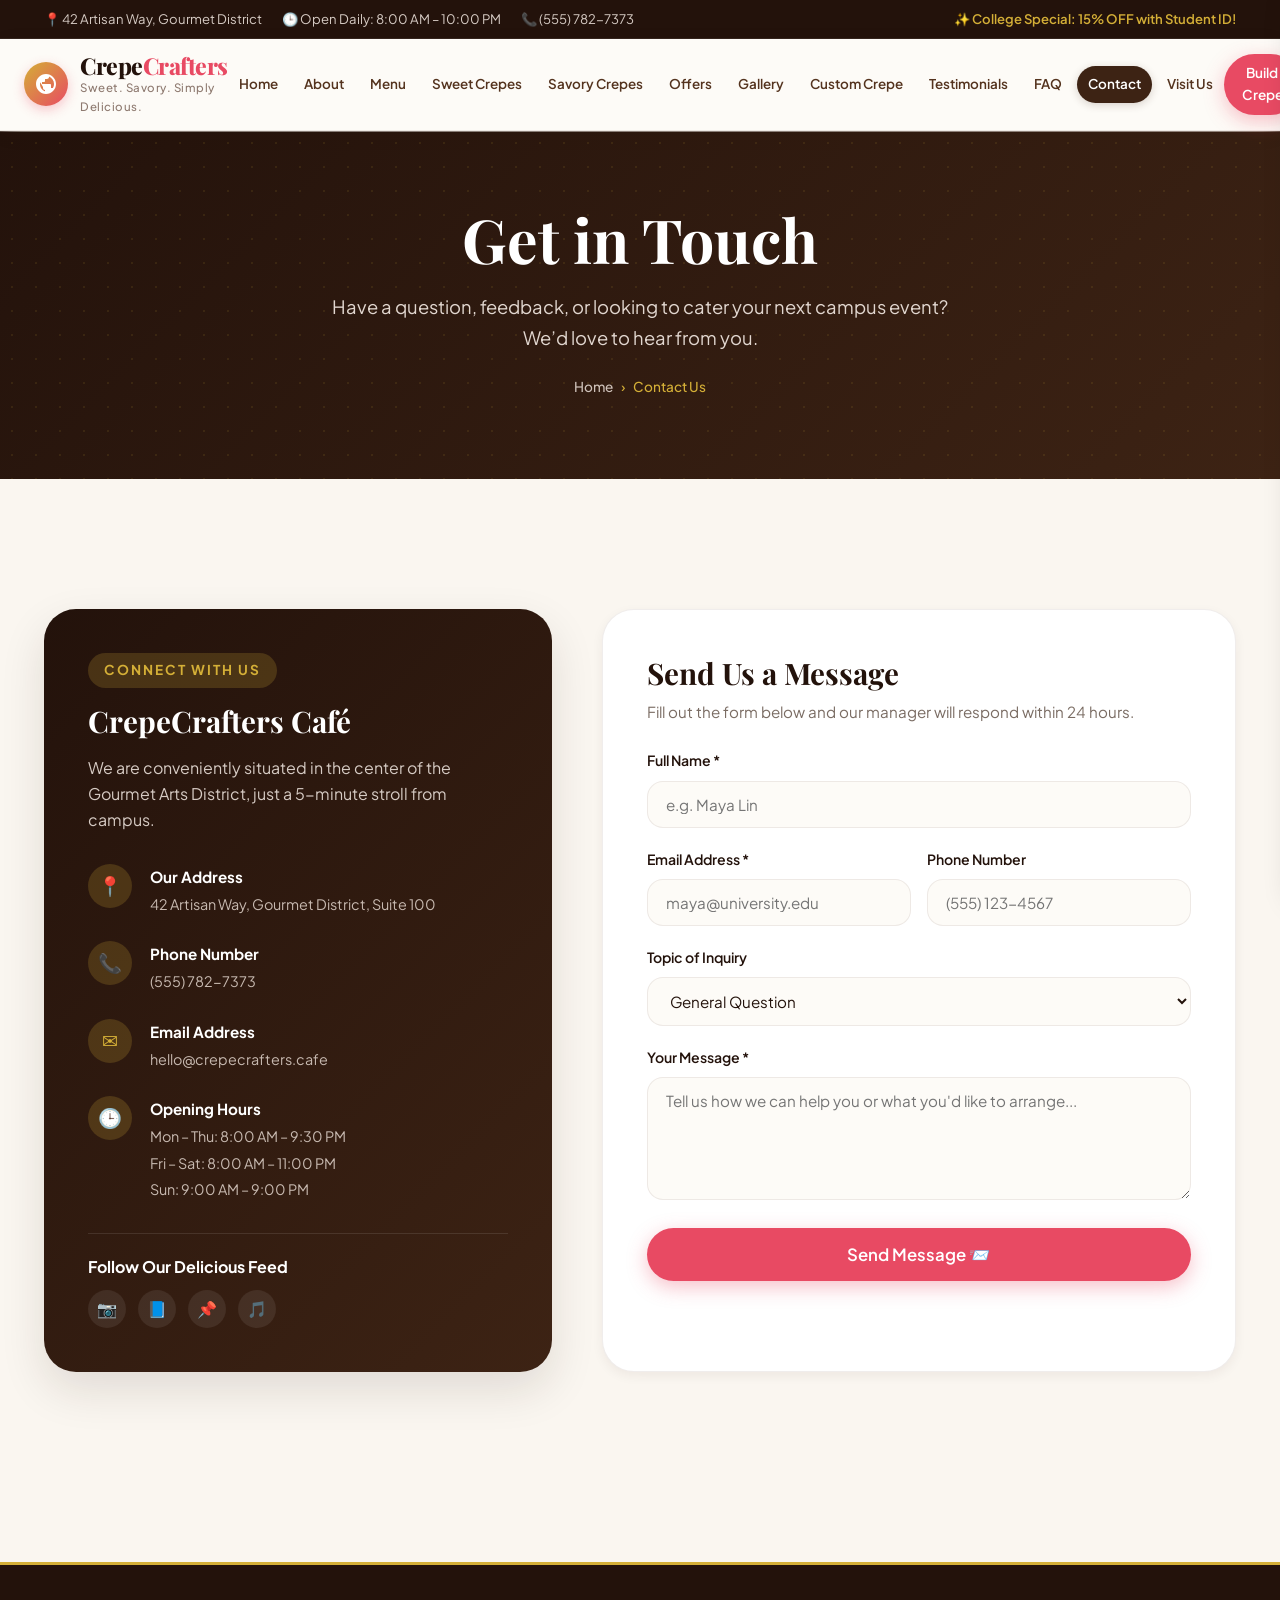
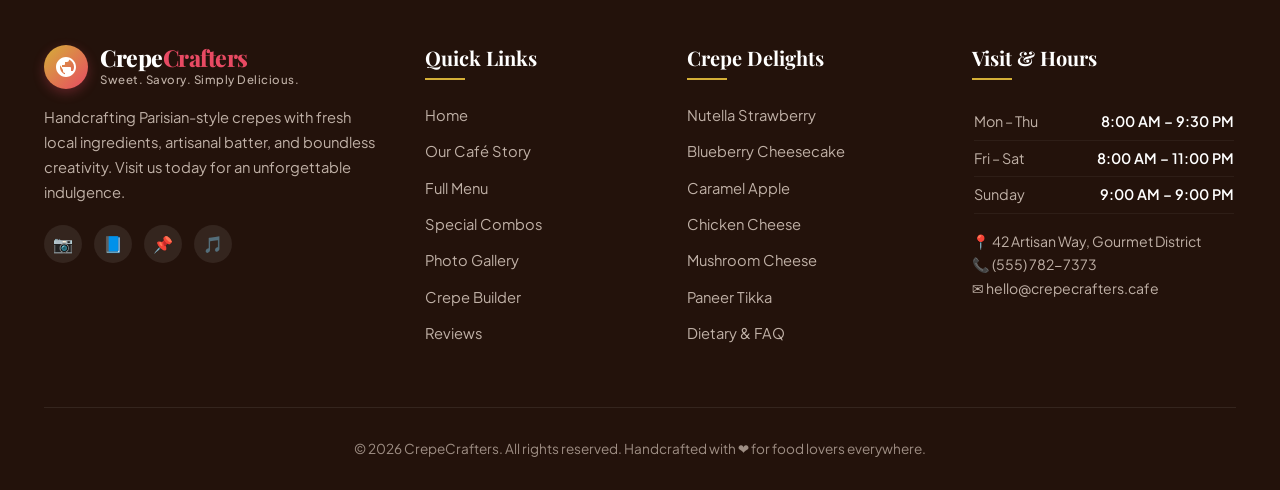
<file: contact.html>
<!DOCTYPE html>
<html lang="en">
<head>
  <meta charset="UTF-8">
  <meta name="viewport" content="width=device-width, initial-scale=1.0">
  <title>Contact Us | CrepeCrafters Café Inquiries & Catering</title>
  <meta name="description" content="Get in touch with CrepeCrafters café team. Send us a message, reserve a table, or inquire about private crepe station catering for your special event.">
  <link rel="stylesheet" href="style.css">
</head>
<body>

  <!-- Top Announcement Bar -->
  <div class="top-bar">
    <div class="container top-bar-content">
      <div class="top-bar-info">
        <span>📍 42 Artisan Way, Gourmet District</span>
        <span>🕒 Open Daily: 8:00 AM – 10:00 PM</span>
        <span>📞 (555) 782-7373</span>
      </div>
      <div>
        <span class="top-bar-highlight">✨ College Special: 15% OFF with Student ID!</span>
      </div>
    </div>
  </div>

  <!-- Header -->
  <header class="site-header">
    <div class="navbar-container">
      <a href="index.html" class="brand-logo">
        <div class="brand-icon">
          <svg viewBox="0 0 24 24"><path d="M12 2C6.48 2 2 6.48 2 12s4.48 10 10 10 10-4.48 10-10S17.52 2 12 2zm1 17.93c-3.95-.49-7-3.85-7-7.93 0-.62.08-1.21.21-1.79L9 15v1c0 1.1.9 2 2 2v1.93zm6.9-2.54c-.26-.81-1-1.39-1.9-1.39h-1v-3c0-.55-.45-1-1-1H8v-2h2c.55 0 1-.45 1-1V7h2c1.1 0 2-.9 2-2v-.41c2.93 1.19 5 4.06 5 7.41 0 2.08-.8 3.97-2.1 5.39z"/></svg>
        </div>
        <div class="brand-text">
          <span class="brand-name">Crepe<span>Crafters</span></span>
          <span class="brand-tagline">Sweet. Savory. Simply Delicious.</span>
        </div>
      </a>

      <!-- Desktop Nav -->
      <ul class="nav-links">
        <li><a href="index.html" class="nav-link">Home</a></li>
        <li><a href="about.html" class="nav-link">About</a></li>
        <li><a href="menu.html" class="nav-link">Menu</a></li>
        <li><a href="sweet-crepes.html" class="nav-link">Sweet Crepes</a></li>
        <li><a href="savory-crepes.html" class="nav-link">Savory Crepes</a></li>
        <li><a href="offers.html" class="nav-link">Offers</a></li>
        <li><a href="gallery.html" class="nav-link">Gallery</a></li>
        <li><a href="custom-crepe.html" class="nav-link">Custom Crepe</a></li>
        <li><a href="testimonials.html" class="nav-link">Testimonials</a></li>
        <li><a href="faq.html" class="nav-link">FAQ</a></li>
        <li><a href="contact.html" class="nav-link active">Contact</a></li>
        <li><a href="visit.html" class="nav-link">Visit Us</a></li>
      </ul>

      <div class="nav-actions">
        <a href="custom-crepe.html" class="btn btn-primary btn-sm">Build Crepe</a>
        <button class="hamburger-btn" id="hamburgerBtn" aria-label="Toggle navigation menu">
          <svg viewBox="0 0 24 24" fill="none" stroke="currentColor" stroke-width="2.5" stroke-linecap="round"><line x1="3" y1="6" x2="21" y2="6"></line><line x1="3" y1="12" x2="21" y2="12"></line><line x1="3" y1="18" x2="21" y2="18"></line></svg>
        </button>
      </div>
    </div>
  </header>

  <!-- Mobile Drawer -->
  <div class="mobile-nav-overlay" id="mobileNavOverlay"></div>
  <aside class="mobile-nav-drawer" id="mobileNavDrawer">
    <div class="mobile-nav-header">
      <div class="brand-name" style="font-size: 1.25rem;">Crepe<span>Crafters</span></div>
      <button class="mobile-close-btn" id="mobileCloseBtn" aria-label="Close menu">&times;</button>
    </div>
    <nav class="mobile-nav-links">
      <a href="index.html" class="mobile-nav-link">Home</a>
      <a href="about.html" class="mobile-nav-link">About</a>
      <a href="menu.html" class="mobile-nav-link">Menu</a>
      <a href="sweet-crepes.html" class="mobile-nav-link">Sweet Crepes</a>
      <a href="savory-crepes.html" class="mobile-nav-link">Savory Crepes</a>
      <a href="offers.html" class="mobile-nav-link">Offers</a>
      <a href="gallery.html" class="mobile-nav-link">Gallery</a>
      <a href="custom-crepe.html" class="mobile-nav-link">Custom Crepe</a>
      <a href="testimonials.html" class="mobile-nav-link">Testimonials</a>
      <a href="faq.html" class="mobile-nav-link">FAQ</a>
      <a href="contact.html" class="mobile-nav-link active">Contact</a>
      <a href="visit.html" class="mobile-nav-link">Visit Us</a>
    </nav>
  </aside>

  <!-- Page Hero -->
  <section class="page-hero">
    <div class="page-hero-content reveal">
      <h1>Get in Touch</h1>
      <p>Have a question, feedback, or looking to cater your next campus event? We’d love to hear from you.</p>
      <div class="breadcrumb">
        <a href="index.html">Home</a>
        <span>›</span>
        <span>Contact Us</span>
      </div>
    </div>
  </section>

  <!-- Contact Grid Section -->
  <section style="padding: 70px 0 100px;">
    <div class="container">
      <div class="contact-grid">
        
        <!-- Left: Café Contact Details -->
        <div class="contact-info-card reveal">
          <span class="section-tag" style="background-color: rgba(212, 175, 55, 0.2); color: var(--golden);">Connect With Us</span>
          <h3>CrepeCrafters Café</h3>
          <p>We are conveniently situated in the center of the Gourmet Arts District, just a 5-minute stroll from campus.</p>

          <div class="info-item">
            <div class="info-icon">📍</div>
            <div class="info-text">
              <strong>Our Address</strong>
              <span>42 Artisan Way, Gourmet District, Suite 100</span>
            </div>
          </div>

          <div class="info-item">
            <div class="info-icon">📞</div>
            <div class="info-text">
              <strong>Phone Number</strong>
              <span><a href="tel:5557827373">(555) 782-7373</a></span>
            </div>
          </div>

          <div class="info-item">
            <div class="info-icon">✉️</div>
            <div class="info-text">
              <strong>Email Address</strong>
              <span><a href="mailto:hello@crepecrafters.cafe">hello@crepecrafters.cafe</a></span>
            </div>
          </div>

          <div class="info-item">
            <div class="info-icon">🕒</div>
            <div class="info-text">
              <strong>Opening Hours</strong>
              <span>Mon – Thu: 8:00 AM – 9:30 PM<br>Fri – Sat: 8:00 AM – 11:00 PM<br>Sun: 9:00 AM – 9:00 PM</span>
            </div>
          </div>

          <div style="margin-top: 30px; padding-top: 20px; border-top: 1px solid rgba(255, 255, 255, 0.1);">
            <strong style="color: #fff; display: block; margin-bottom: 10px;">Follow Our Delicious Feed</strong>
            <div class="social-links" style="margin-top: 0;">
              <a href="#" class="social-icon" aria-label="Instagram">📷</a>
              <a href="#" class="social-icon" aria-label="Facebook">📘</a>
              <a href="#" class="social-icon" aria-label="Pinterest">📌</a>
              <a href="#" class="social-icon" aria-label="TikTok">🎵</a>
            </div>
          </div>
        </div>

        <!-- Right: Contact Form -->
        <div class="contact-form-card reveal">
          <h2 style="font-size: 1.85rem; margin-bottom: 8px;">Send Us a Message</h2>
          <p style="color: var(--text-muted); margin-bottom: 25px; font-size: 0.95rem;">
            Fill out the form below and our manager will respond within 24 hours.
          </p>

          <!-- Interactive JavaScript Success Message Banner -->
          <div class="form-success-banner" id="formSuccessBanner">
            <!-- Populated dynamically via script.js -->
          </div>

          <form id="contactForm">
            <div class="form-group">
              <label for="userName">Full Name *</label>
              <input type="text" id="userName" class="form-control" placeholder="e.g. Maya Lin" required>
            </div>

            <div style="display: grid; grid-template-columns: 1fr 1fr; gap: 16px;">
              <div class="form-group">
                <label for="userEmail">Email Address *</label>
                <input type="email" id="userEmail" class="form-control" placeholder="maya@university.edu" required>
              </div>

              <div class="form-group">
                <label for="userPhone">Phone Number</label>
                <input type="tel" id="userPhone" class="form-control" placeholder="(555) 123-4567">
              </div>
            </div>

            <div class="form-group">
              <label for="subjectSelect">Topic of Inquiry</label>
              <select id="subjectSelect" class="form-control">
                <option value="general">General Question</option>
                <option value="catering">Event Catering & Crepe Station</option>
                <option value="table">Table Reservation Inquiry</option>
                <option value="feedback">Food & Service Feedback</option>
                <option value="careers">Student Job Opportunities</option>
              </select>
            </div>

            <div class="form-group">
              <label for="userMessage">Your Message *</label>
              <textarea id="userMessage" class="form-control" rows="5" placeholder="Tell us how we can help you or what you'd like to arrange..." required></textarea>
            </div>

            <button type="submit" class="btn btn-primary btn-lg" style="width: 100%;">
              Send Message 📨
            </button>
          </form>
        </div>

      </div>
    </div>
  </section>

  <!-- Footer -->
  <footer class="site-footer">
    <div class="container">
      <div class="footer-grid">
        <div class="footer-col footer-about">
          <div class="brand-logo" style="margin-bottom: 16px;">
            <div class="brand-icon">
              <svg viewBox="0 0 24 24"><path d="M12 2C6.48 2 2 6.48 2 12s4.48 10 10 10 10-4.48 10-10S17.52 2 12 2zm1 17.93c-3.95-.49-7-3.85-7-7.93 0-.62.08-1.21.21-1.79L9 15v1c0 1.1.9 2 2 2v1.93zm6.9-2.54c-.26-.81-1-1.39-1.9-1.39h-1v-3c0-.55-.45-1-1-1H8v-2h2c.55 0 1-.45 1-1V7h2c1.1 0 2-.9 2-2v-.41c2.93 1.19 5 4.06 5 7.41 0 2.08-.8 3.97-2.1 5.39z"/></svg>
            </div>
            <div class="brand-text">
              <span class="brand-name" style="color: #fff;">Crepe<span style="color: var(--strawberry);">Crafters</span></span>
              <span class="brand-tagline" style="color: #C0B1A7;">Sweet. Savory. Simply Delicious.</span>
            </div>
          </div>
          <p>Handcrafting Parisian-style crepes with fresh local ingredients, artisanal batter, and boundless creativity. Visit us today for an unforgettable indulgence.</p>
          <div class="social-links">
            <a href="#" class="social-icon" aria-label="Instagram">📷</a>
            <a href="#" class="social-icon" aria-label="Facebook">📘</a>
            <a href="#" class="social-icon" aria-label="Pinterest">📌</a>
            <a href="#" class="social-icon" aria-label="TikTok">🎵</a>
          </div>
        </div>

        <div class="footer-col">
          <h4>Quick Links</h4>
          <ul class="footer-links">
            <li><a href="index.html">Home</a></li>
            <li><a href="about.html">Our Café Story</a></li>
            <li><a href="menu.html">Full Menu</a></li>
            <li><a href="offers.html">Special Combos</a></li>
            <li><a href="gallery.html">Photo Gallery</a></li>
            <li><a href="custom-crepe.html">Crepe Builder</a></li>
            <li><a href="testimonials.html">Reviews</a></li>
          </ul>
        </div>

        <div class="footer-col">
          <h4>Crepe Delights</h4>
          <ul class="footer-links">
            <li><a href="sweet-crepes.html">Nutella Strawberry</a></li>
            <li><a href="sweet-crepes.html">Blueberry Cheesecake</a></li>
            <li><a href="sweet-crepes.html">Caramel Apple</a></li>
            <li><a href="savory-crepes.html">Chicken Cheese</a></li>
            <li><a href="savory-crepes.html">Mushroom Cheese</a></li>
            <li><a href="savory-crepes.html">Paneer Tikka</a></li>
            <li><a href="faq.html">Dietary & FAQ</a></li>
          </ul>
        </div>

        <div class="footer-col">
          <h4>Visit & Hours</h4>
          <table class="footer-hours-table">
            <tr><td class="day">Mon – Thu</td><td class="time">8:00 AM – 9:30 PM</td></tr>
            <tr><td class="day">Fri – Sat</td><td class="time">8:00 AM – 11:00 PM</td></tr>
            <tr><td class="day">Sunday</td><td class="time">9:00 AM – 9:00 PM</td></tr>
          </table>
          <p style="margin-top: 14px; font-size: 0.88rem; color: #C0B1A7;">
            📍 42 Artisan Way, Gourmet District<br>
            📞 (555) 782-7373<br>
            ✉️ hello@crepecrafters.cafe
          </p>
        </div>
      </div>

      <div class="footer-bottom">
        <p>&copy; 2026 CrepeCrafters. All rights reserved. Handcrafted with ❤️ for food lovers everywhere.</p>
      </div>
    </div>
  </footer>

  <button class="back-to-top" id="backToTopBtn" aria-label="Back to top">↑</button>
  <script src="script.js"></script>
</body>
</html>
</file>
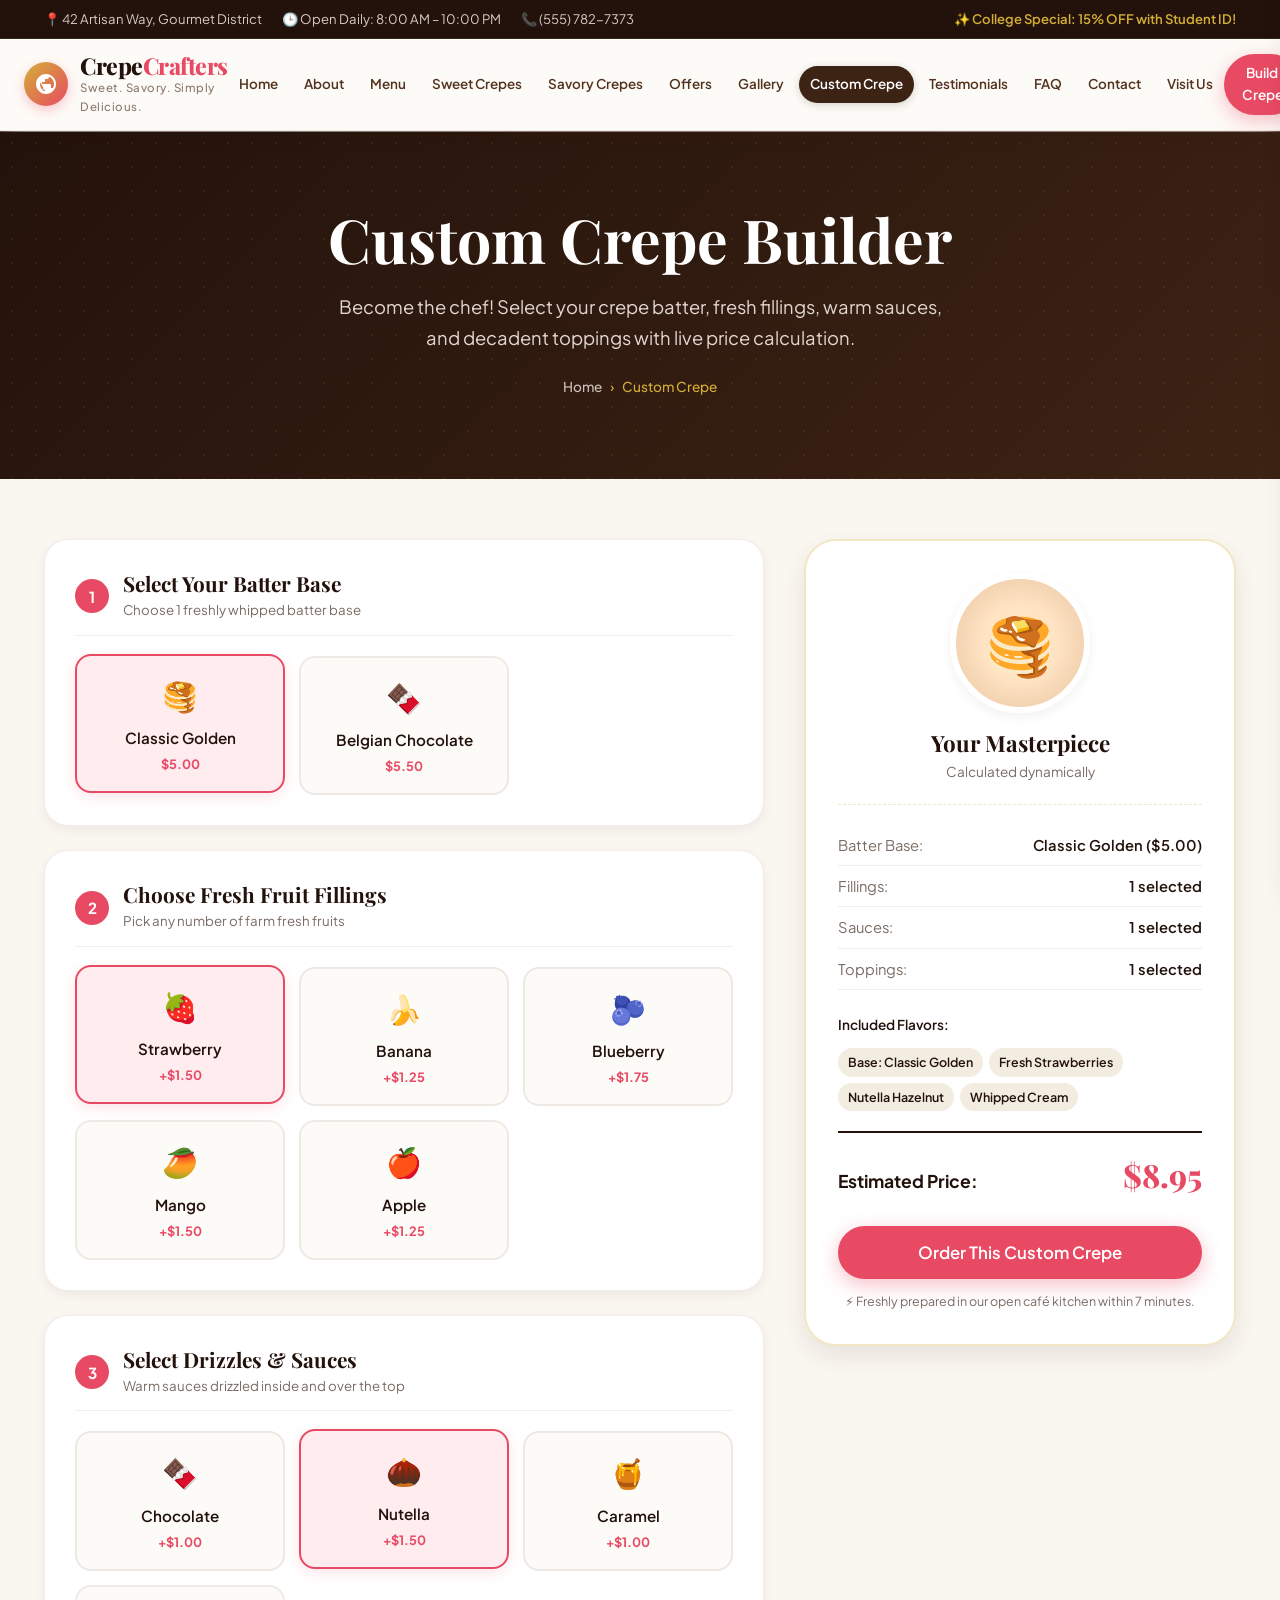
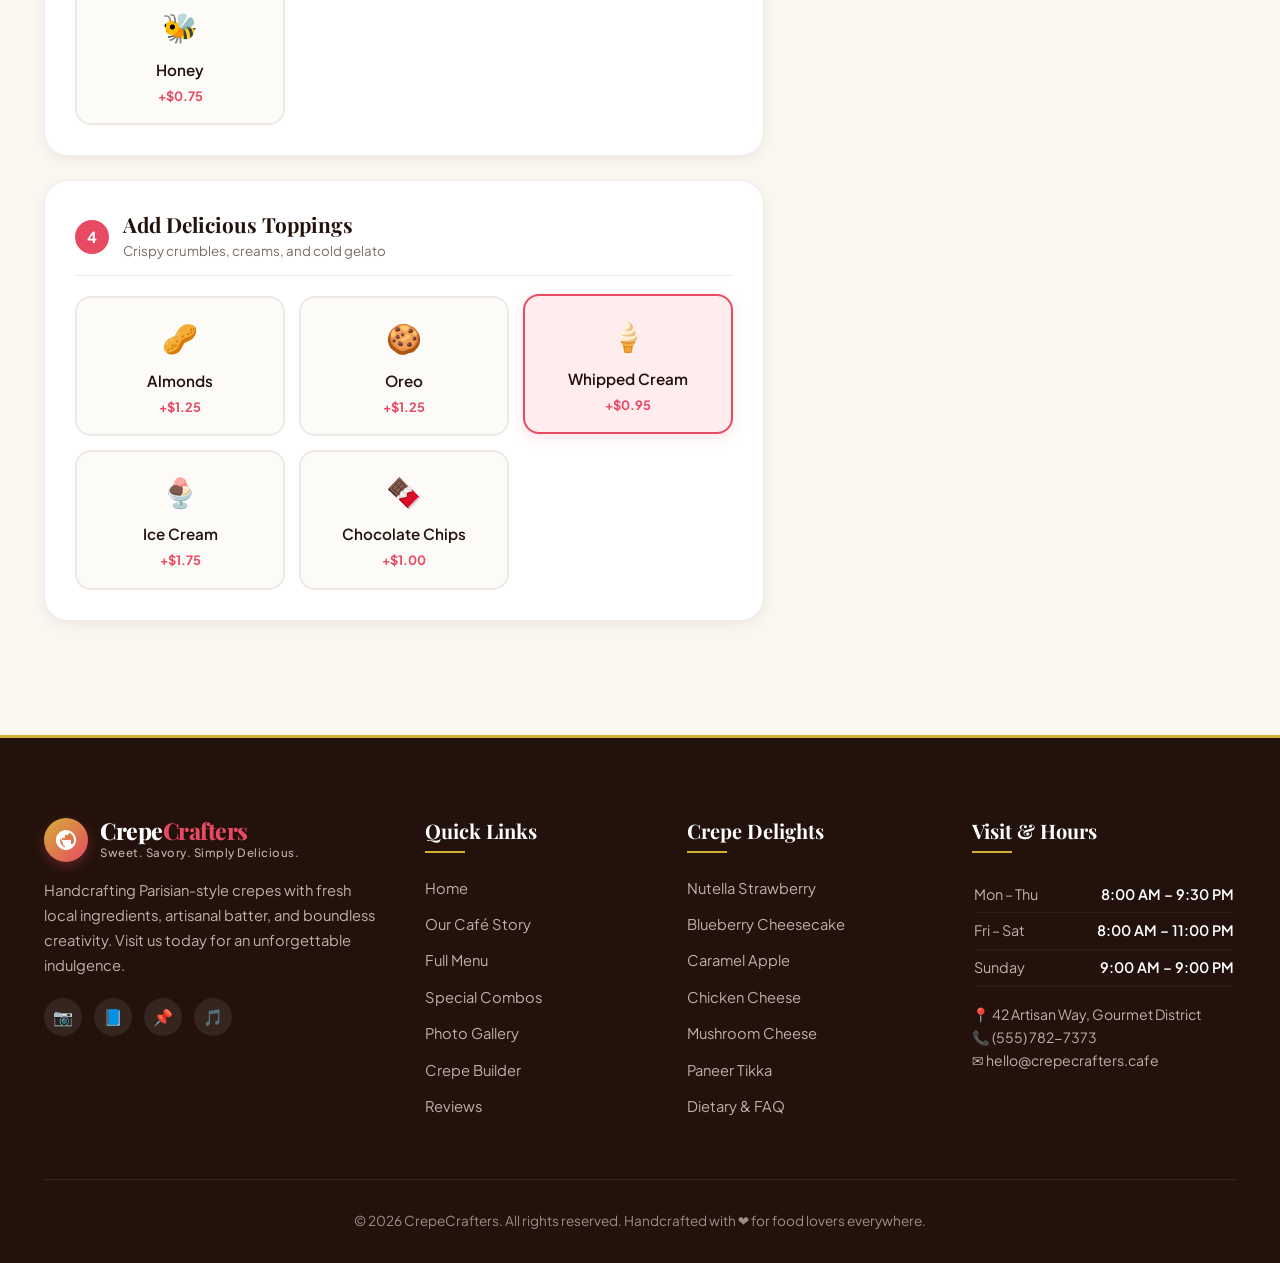
<file: custom-crepe.html>
<!DOCTYPE html>
<html lang="en">
<head>
  <meta charset="UTF-8">
  <meta name="viewport" content="width=device-width, initial-scale=1.0">
  <title>Custom Crepe Builder | CrepeCrafters Live Price Calculator</title>
  <meta name="description" content="Design your dream crepe with CrepeCrafters interactive builder. Choose your batter, fillings, sauces, and toppings with live dynamic price calculation.">
  <link rel="stylesheet" href="style.css">
</head>
<body>

  <!-- Top Announcement Bar -->
  <div class="top-bar">
    <div class="container top-bar-content">
      <div class="top-bar-info">
        <span>📍 42 Artisan Way, Gourmet District</span>
        <span>🕒 Open Daily: 8:00 AM – 10:00 PM</span>
        <span>📞 (555) 782-7373</span>
      </div>
      <div>
        <span class="top-bar-highlight">✨ College Special: 15% OFF with Student ID!</span>
      </div>
    </div>
  </div>

  <!-- Header -->
  <header class="site-header">
    <div class="navbar-container">
      <a href="index.html" class="brand-logo">
        <div class="brand-icon">
          <svg viewBox="0 0 24 24"><path d="M12 2C6.48 2 2 6.48 2 12s4.48 10 10 10 10-4.48 10-10S17.52 2 12 2zm1 17.93c-3.95-.49-7-3.85-7-7.93 0-.62.08-1.21.21-1.79L9 15v1c0 1.1.9 2 2 2v1.93zm6.9-2.54c-.26-.81-1-1.39-1.9-1.39h-1v-3c0-.55-.45-1-1-1H8v-2h2c.55 0 1-.45 1-1V7h2c1.1 0 2-.9 2-2v-.41c2.93 1.19 5 4.06 5 7.41 0 2.08-.8 3.97-2.1 5.39z"/></svg>
        </div>
        <div class="brand-text">
          <span class="brand-name">Crepe<span>Crafters</span></span>
          <span class="brand-tagline">Sweet. Savory. Simply Delicious.</span>
        </div>
      </a>

      <!-- Desktop Nav -->
      <ul class="nav-links">
        <li><a href="index.html" class="nav-link">Home</a></li>
        <li><a href="about.html" class="nav-link">About</a></li>
        <li><a href="menu.html" class="nav-link">Menu</a></li>
        <li><a href="sweet-crepes.html" class="nav-link">Sweet Crepes</a></li>
        <li><a href="savory-crepes.html" class="nav-link">Savory Crepes</a></li>
        <li><a href="offers.html" class="nav-link">Offers</a></li>
        <li><a href="gallery.html" class="nav-link">Gallery</a></li>
        <li><a href="custom-crepe.html" class="nav-link active">Custom Crepe</a></li>
        <li><a href="testimonials.html" class="nav-link">Testimonials</a></li>
        <li><a href="faq.html" class="nav-link">FAQ</a></li>
        <li><a href="contact.html" class="nav-link">Contact</a></li>
        <li><a href="visit.html" class="nav-link">Visit Us</a></li>
      </ul>

      <div class="nav-actions">
        <a href="custom-crepe.html" class="btn btn-primary btn-sm">Build Crepe</a>
        <button class="hamburger-btn" id="hamburgerBtn" aria-label="Toggle navigation menu">
          <svg viewBox="0 0 24 24" fill="none" stroke="currentColor" stroke-width="2.5" stroke-linecap="round"><line x1="3" y1="6" x2="21" y2="6"></line><line x1="3" y1="12" x2="21" y2="12"></line><line x1="3" y1="18" x2="21" y2="18"></line></svg>
        </button>
      </div>
    </div>
  </header>

  <!-- Mobile Drawer -->
  <div class="mobile-nav-overlay" id="mobileNavOverlay"></div>
  <aside class="mobile-nav-drawer" id="mobileNavDrawer">
    <div class="mobile-nav-header">
      <div class="brand-name" style="font-size: 1.25rem;">Crepe<span>Crafters</span></div>
      <button class="mobile-close-btn" id="mobileCloseBtn" aria-label="Close menu">&times;</button>
    </div>
    <nav class="mobile-nav-links">
      <a href="index.html" class="mobile-nav-link">Home</a>
      <a href="about.html" class="mobile-nav-link">About</a>
      <a href="menu.html" class="mobile-nav-link">Menu</a>
      <a href="sweet-crepes.html" class="mobile-nav-link">Sweet Crepes</a>
      <a href="savory-crepes.html" class="mobile-nav-link">Savory Crepes</a>
      <a href="offers.html" class="mobile-nav-link">Offers</a>
      <a href="gallery.html" class="mobile-nav-link">Gallery</a>
      <a href="custom-crepe.html" class="mobile-nav-link active">Custom Crepe</a>
      <a href="testimonials.html" class="mobile-nav-link">Testimonials</a>
      <a href="faq.html" class="mobile-nav-link">FAQ</a>
      <a href="contact.html" class="mobile-nav-link">Contact</a>
      <a href="visit.html" class="mobile-nav-link">Visit Us</a>
    </nav>
  </aside>

  <!-- Page Hero -->
  <section class="page-hero">
    <div class="page-hero-content reveal">
      <h1>Custom Crepe Builder</h1>
      <p>Become the chef! Select your crepe batter, fresh fillings, warm sauces, and decadent toppings with live price calculation.</p>
      <div class="breadcrumb">
        <a href="index.html">Home</a>
        <span>›</span>
        <span>Custom Crepe</span>
      </div>
    </div>
  </section>

  <!-- Builder Section -->
  <section class="builder-section">
    <div class="container">
      <form id="customCrepeForm" class="builder-layout">
        
        <!-- Left Column: Step-by-Step Options -->
        <div class="builder-steps-col">
          
          <!-- Step 1: Base -->
          <div class="builder-step reveal">
            <div class="builder-step-header">
              <span class="step-number">1</span>
              <div>
                <h3>Select Your Batter Base</h3>
                <small style="color: var(--text-muted);">Choose 1 freshly whipped batter base</small>
              </div>
            </div>

            <div class="options-grid">
              <label class="option-card">
                <input type="radio" name="crepeBase" value="classic" data-name="Classic Golden" data-price="5.00" checked>
                <div class="option-content">
                  <span class="option-emoji">🥞</span>
                  <span class="option-name">Classic Golden</span>
                  <span class="option-price">$5.00</span>
                </div>
              </label>

              <label class="option-card">
                <input type="radio" name="crepeBase" value="chocolate" data-name="Belgian Chocolate" data-price="5.50">
                <div class="option-content">
                  <span class="option-emoji">🍫</span>
                  <span class="option-name">Belgian Chocolate</span>
                  <span class="option-price">$5.50</span>
                </div>
              </label>
            </div>
          </div>

          <!-- Step 2: Fillings -->
          <div class="builder-step reveal">
            <div class="builder-step-header">
              <span class="step-number">2</span>
              <div>
                <h3>Choose Fresh Fruit Fillings</h3>
                <small style="color: var(--text-muted);">Pick any number of farm fresh fruits</small>
              </div>
            </div>

            <div class="options-grid">
              <label class="option-card">
                <input type="checkbox" name="crepeFillings" value="strawberry" data-name="Fresh Strawberries" data-price="1.50" checked>
                <div class="option-content">
                  <span class="option-emoji">🍓</span>
                  <span class="option-name">Strawberry</span>
                  <span class="option-price">+$1.50</span>
                </div>
              </label>

              <label class="option-card">
                <input type="checkbox" name="crepeFillings" value="banana" data-name="Ripe Banana" data-price="1.25">
                <div class="option-content">
                  <span class="option-emoji">🍌</span>
                  <span class="option-name">Banana</span>
                  <span class="option-price">+$1.25</span>
                </div>
              </label>

              <label class="option-card">
                <input type="checkbox" name="crepeFillings" value="blueberry" data-name="Wild Blueberries" data-price="1.75">
                <div class="option-content">
                  <span class="option-emoji">🫐</span>
                  <span class="option-name">Blueberry</span>
                  <span class="option-price">+$1.75</span>
                </div>
              </label>

              <label class="option-card">
                <input type="checkbox" name="crepeFillings" value="mango" data-name="Alphonso Mango" data-price="1.50">
                <div class="option-content">
                  <span class="option-emoji">🥭</span>
                  <span class="option-name">Mango</span>
                  <span class="option-price">+$1.50</span>
                </div>
              </label>

              <label class="option-card">
                <input type="checkbox" name="crepeFillings" value="apple" data-name="Cinnamon Apple" data-price="1.25">
                <div class="option-content">
                  <span class="option-emoji">🍎</span>
                  <span class="option-name">Apple</span>
                  <span class="option-price">+$1.25</span>
                </div>
              </label>
            </div>
          </div>

          <!-- Step 3: Sauces -->
          <div class="builder-step reveal">
            <div class="builder-step-header">
              <span class="step-number">3</span>
              <div>
                <h3>Select Drizzles & Sauces</h3>
                <small style="color: var(--text-muted);">Warm sauces drizzled inside and over the top</small>
              </div>
            </div>

            <div class="options-grid">
              <label class="option-card">
                <input type="checkbox" name="crepeSauces" value="chocolate" data-name="Belgian Chocolate Sauce" data-price="1.00">
                <div class="option-content">
                  <span class="option-emoji">🍫</span>
                  <span class="option-name">Chocolate</span>
                  <span class="option-price">+$1.00</span>
                </div>
              </label>

              <label class="option-card">
                <input type="checkbox" name="crepeSauces" value="nutella" data-name="Nutella Hazelnut" data-price="1.50" checked>
                <div class="option-content">
                  <span class="option-emoji">🌰</span>
                  <span class="option-name">Nutella</span>
                  <span class="option-price">+$1.50</span>
                </div>
              </label>

              <label class="option-card">
                <input type="checkbox" name="crepeSauces" value="caramel" data-name="Salted Caramel" data-price="1.00">
                <div class="option-content">
                  <span class="option-emoji">🍯</span>
                  <span class="option-name">Caramel</span>
                  <span class="option-price">+$1.00</span>
                </div>
              </label>

              <label class="option-card">
                <input type="checkbox" name="crepeSauces" value="honey" data-name="Wild Honey" data-price="0.75">
                <div class="option-content">
                  <span class="option-emoji">🐝</span>
                  <span class="option-name">Honey</span>
                  <span class="option-price">+$0.75</span>
                </div>
              </label>
            </div>
          </div>

          <!-- Step 4: Toppings -->
          <div class="builder-step reveal">
            <div class="builder-step-header">
              <span class="step-number">4</span>
              <div>
                <h3>Add Delicious Toppings</h3>
                <small style="color: var(--text-muted);">Crispy crumbles, creams, and cold gelato</small>
              </div>
            </div>

            <div class="options-grid">
              <label class="option-card">
                <input type="checkbox" name="crepeToppings" value="almonds" data-name="Toasted Almonds" data-price="1.25">
                <div class="option-content">
                  <span class="option-emoji">🥜</span>
                  <span class="option-name">Almonds</span>
                  <span class="option-price">+$1.25</span>
                </div>
              </label>

              <label class="option-card">
                <input type="checkbox" name="crepeToppings" value="oreo" data-name="Crushed Oreo" data-price="1.25">
                <div class="option-content">
                  <span class="option-emoji">🍪</span>
                  <span class="option-name">Oreo</span>
                  <span class="option-price">+$1.25</span>
                </div>
              </label>

              <label class="option-card">
                <input type="checkbox" name="crepeToppings" value="whipped_cream" data-name="Whipped Cream" data-price="0.95" checked>
                <div class="option-content">
                  <span class="option-emoji">🍦</span>
                  <span class="option-name">Whipped Cream</span>
                  <span class="option-price">+$0.95</span>
                </div>
              </label>

              <label class="option-card">
                <input type="checkbox" name="crepeToppings" value="ice_cream" data-name="Vanilla Bean Ice Cream" data-price="1.75">
                <div class="option-content">
                  <span class="option-emoji">🍨</span>
                  <span class="option-name">Ice Cream</span>
                  <span class="option-price">+$1.75</span>
                </div>
              </label>

              <label class="option-card">
                <input type="checkbox" name="crepeToppings" value="chocolate_chips" data-name="Chocolate Chips" data-price="1.00">
                <div class="option-content">
                  <span class="option-emoji">🍫</span>
                  <span class="option-name">Chocolate Chips</span>
                  <span class="option-price">+$1.00</span>
                </div>
              </label>
            </div>
          </div>
        </div>

        <!-- Right Column: Live Crepe Visual & Price Summary -->
        <div class="builder-summary-col">
          <div class="builder-summary-card reveal">
            <div class="builder-summary-header">
              <div class="preview-crepe-visual" id="crepeVisualEmoji">🥞</div>
              <h3 style="font-size: 1.4rem; margin-bottom: 4px;">Your Masterpiece</h3>
              <p style="font-size: 0.85rem; color: var(--text-muted); margin: 0;">Calculated dynamically</p>
            </div>

            <div class="summary-items-list">
              <div class="summary-row">
                <span class="label">Batter Base:</span>
                <span class="val" id="summaryBase">Classic Golden ($5.00)</span>
              </div>
              <div class="summary-row">
                <span class="label">Fillings:</span>
                <span class="val" id="summaryFillingsCount">1 selected</span>
              </div>
              <div class="summary-row">
                <span class="label">Sauces:</span>
                <span class="val" id="summarySaucesCount">1 selected</span>
              </div>
              <div class="summary-row">
                <span class="label">Toppings:</span>
                <span class="val" id="summaryToppingsCount">1 selected</span>
              </div>
            </div>

            <div style="font-weight: 600; font-size: 0.85rem; color: var(--choco-dark); margin-bottom: 6px;">Included Flavors:</div>
            <div class="summary-tags" id="summaryTags">
              <!-- Dynamically populated tags -->
            </div>

            <div class="total-price-row">
              <span>Estimated Price:</span>
              <span class="price-number" id="totalPrice">$8.95</span>
            </div>

            <button type="button" class="btn btn-primary btn-lg" id="orderCustomBtn" style="width: 100%;">
              Order This Custom Crepe
            </button>
            <p style="text-align: center; font-size: 0.78rem; color: var(--text-muted); margin-top: 12px;">
              ⚡ Freshly prepared in our open café kitchen within 7 minutes.
            </p>
          </div>
        </div>
      </form>
    </div>
  </section>

  <!-- Order Success Modal -->
  <div class="order-modal" id="orderSuccessModal">
    <div class="order-modal-card">
      <div class="modal-icon-wrap">🥞</div>
      <h2 style="font-size: 1.8rem; margin-bottom: 8px;">Order Received!</h2>
      <div id="orderSuccessDetails" style="margin: 20px 0; line-height: 1.6;">
        <!-- Populated via script.js -->
      </div>
      <button class="btn btn-primary" id="closeOrderModalBtn" style="min-width: 140px;">Got It!</button>
    </div>
  </div>

  <!-- Footer -->
  <footer class="site-footer">
    <div class="container">
      <div class="footer-grid">
        <div class="footer-col footer-about">
          <div class="brand-logo" style="margin-bottom: 16px;">
            <div class="brand-icon">
              <svg viewBox="0 0 24 24"><path d="M12 2C6.48 2 2 6.48 2 12s4.48 10 10 10 10-4.48 10-10S17.52 2 12 2zm1 17.93c-3.95-.49-7-3.85-7-7.93 0-.62.08-1.21.21-1.79L9 15v1c0 1.1.9 2 2 2v1.93zm6.9-2.54c-.26-.81-1-1.39-1.9-1.39h-1v-3c0-.55-.45-1-1-1H8v-2h2c.55 0 1-.45 1-1V7h2c1.1 0 2-.9 2-2v-.41c2.93 1.19 5 4.06 5 7.41 0 2.08-.8 3.97-2.1 5.39z"/></svg>
            </div>
            <div class="brand-text">
              <span class="brand-name" style="color: #fff;">Crepe<span style="color: var(--strawberry);">Crafters</span></span>
              <span class="brand-tagline" style="color: #C0B1A7;">Sweet. Savory. Simply Delicious.</span>
            </div>
          </div>
          <p>Handcrafting Parisian-style crepes with fresh local ingredients, artisanal batter, and boundless creativity. Visit us today for an unforgettable indulgence.</p>
          <div class="social-links">
            <a href="#" class="social-icon" aria-label="Instagram">📷</a>
            <a href="#" class="social-icon" aria-label="Facebook">📘</a>
            <a href="#" class="social-icon" aria-label="Pinterest">📌</a>
            <a href="#" class="social-icon" aria-label="TikTok">🎵</a>
          </div>
        </div>

        <div class="footer-col">
          <h4>Quick Links</h4>
          <ul class="footer-links">
            <li><a href="index.html">Home</a></li>
            <li><a href="about.html">Our Café Story</a></li>
            <li><a href="menu.html">Full Menu</a></li>
            <li><a href="offers.html">Special Combos</a></li>
            <li><a href="gallery.html">Photo Gallery</a></li>
            <li><a href="custom-crepe.html">Crepe Builder</a></li>
            <li><a href="testimonials.html">Reviews</a></li>
          </ul>
        </div>

        <div class="footer-col">
          <h4>Crepe Delights</h4>
          <ul class="footer-links">
            <li><a href="sweet-crepes.html">Nutella Strawberry</a></li>
            <li><a href="sweet-crepes.html">Blueberry Cheesecake</a></li>
            <li><a href="sweet-crepes.html">Caramel Apple</a></li>
            <li><a href="savory-crepes.html">Chicken Cheese</a></li>
            <li><a href="savory-crepes.html">Mushroom Cheese</a></li>
            <li><a href="savory-crepes.html">Paneer Tikka</a></li>
            <li><a href="faq.html">Dietary & FAQ</a></li>
          </ul>
        </div>

        <div class="footer-col">
          <h4>Visit & Hours</h4>
          <table class="footer-hours-table">
            <tr><td class="day">Mon – Thu</td><td class="time">8:00 AM – 9:30 PM</td></tr>
            <tr><td class="day">Fri – Sat</td><td class="time">8:00 AM – 11:00 PM</td></tr>
            <tr><td class="day">Sunday</td><td class="time">9:00 AM – 9:00 PM</td></tr>
          </table>
          <p style="margin-top: 14px; font-size: 0.88rem; color: #C0B1A7;">
            📍 42 Artisan Way, Gourmet District<br>
            📞 (555) 782-7373<br>
            ✉️ hello@crepecrafters.cafe
          </p>
        </div>
      </div>

      <div class="footer-bottom">
        <p>&copy; 2026 CrepeCrafters. All rights reserved. Handcrafted with ❤️ for food lovers everywhere.</p>
      </div>
    </div>
  </footer>

  <button class="back-to-top" id="backToTopBtn" aria-label="Back to top">↑</button>
  <script src="script.js"></script>
</body>
</html>
</file>
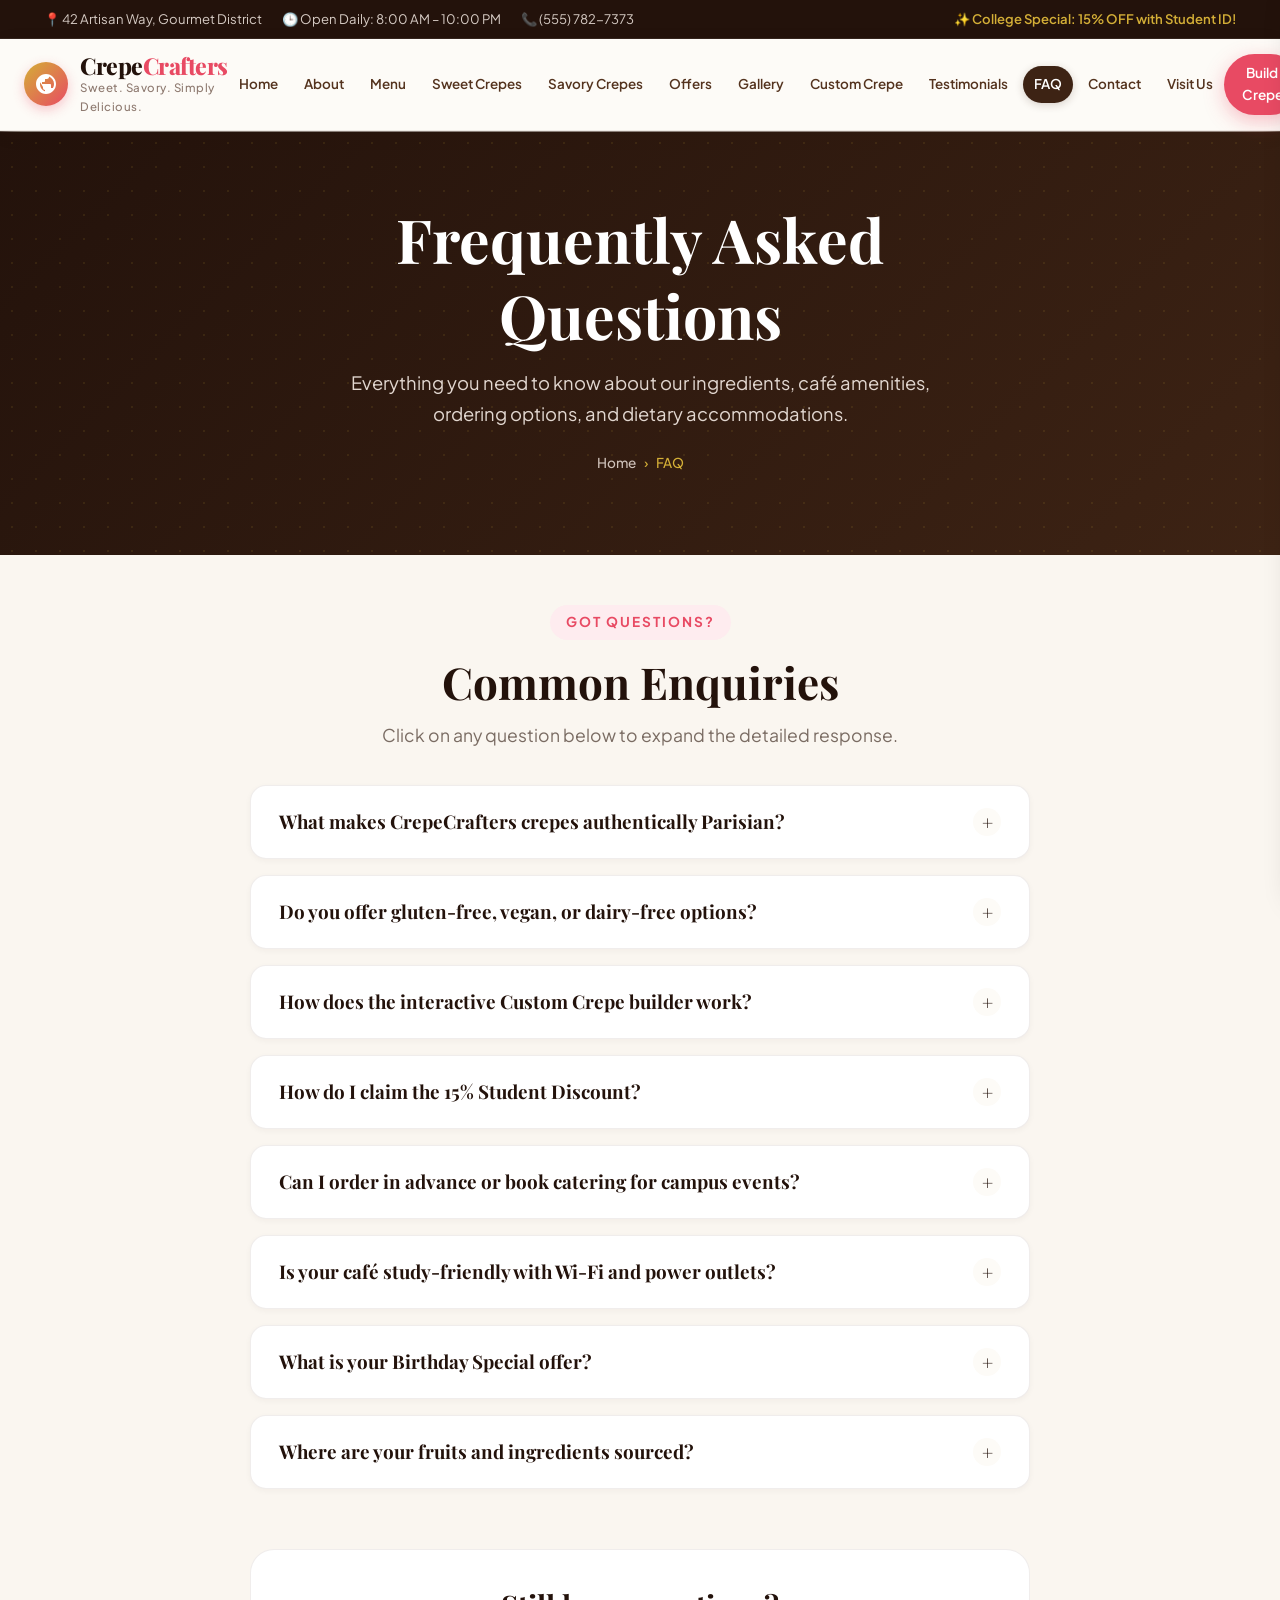
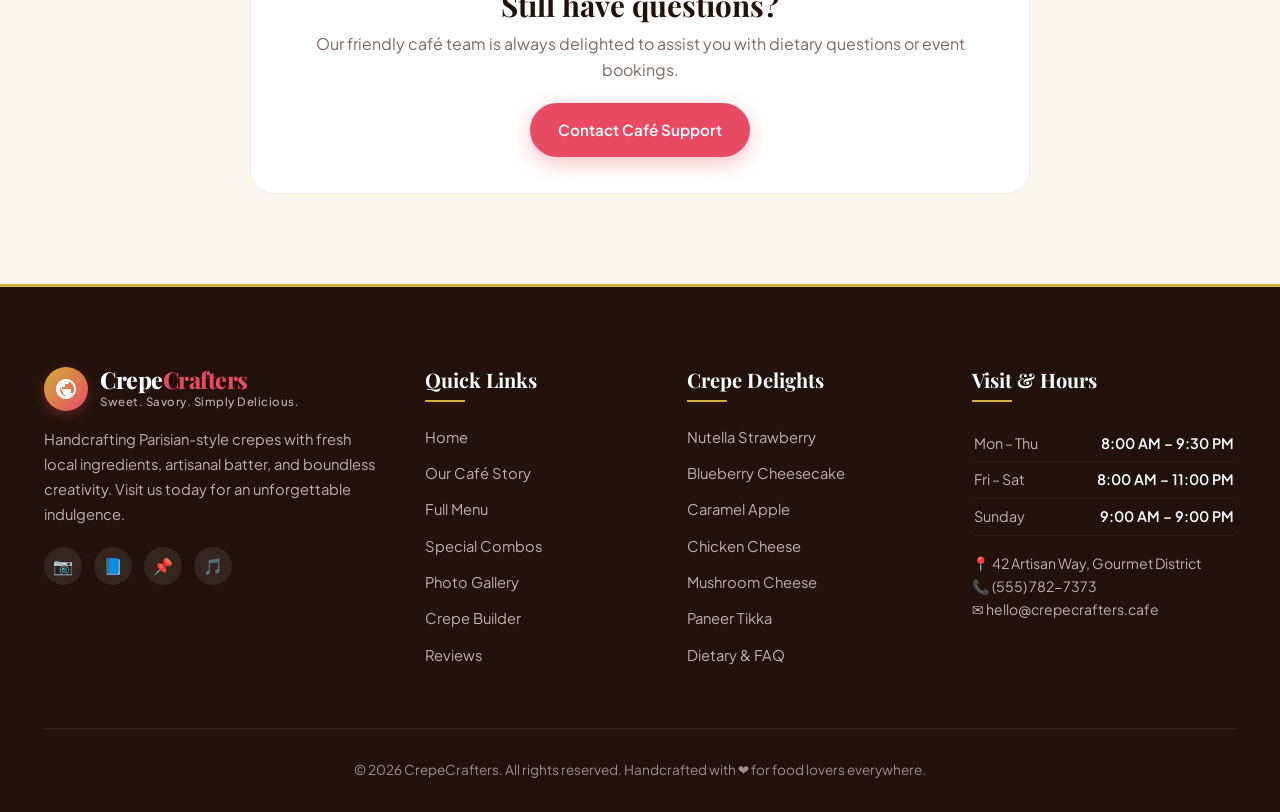
<file: faq.html>
<!DOCTYPE html>
<html lang="en">
<head>
  <meta charset="UTF-8">
  <meta name="viewport" content="width=device-width, initial-scale=1.0">
  <title>Frequently Asked Questions | CrepeCrafters FAQ</title>
  <meta name="description" content="Got questions about CrepeCrafters? Find answers on our gluten-free batter, student discounts, café hours, catering, and custom crepe options.">
  <link rel="stylesheet" href="style.css">
</head>
<body>

  <!-- Top Announcement Bar -->
  <div class="top-bar">
    <div class="container top-bar-content">
      <div class="top-bar-info">
        <span>📍 42 Artisan Way, Gourmet District</span>
        <span>🕒 Open Daily: 8:00 AM – 10:00 PM</span>
        <span>📞 (555) 782-7373</span>
      </div>
      <div>
        <span class="top-bar-highlight">✨ College Special: 15% OFF with Student ID!</span>
      </div>
    </div>
  </div>

  <!-- Header -->
  <header class="site-header">
    <div class="navbar-container">
      <a href="index.html" class="brand-logo">
        <div class="brand-icon">
          <svg viewBox="0 0 24 24"><path d="M12 2C6.48 2 2 6.48 2 12s4.48 10 10 10 10-4.48 10-10S17.52 2 12 2zm1 17.93c-3.95-.49-7-3.85-7-7.93 0-.62.08-1.21.21-1.79L9 15v1c0 1.1.9 2 2 2v1.93zm6.9-2.54c-.26-.81-1-1.39-1.9-1.39h-1v-3c0-.55-.45-1-1-1H8v-2h2c.55 0 1-.45 1-1V7h2c1.1 0 2-.9 2-2v-.41c2.93 1.19 5 4.06 5 7.41 0 2.08-.8 3.97-2.1 5.39z"/></svg>
        </div>
        <div class="brand-text">
          <span class="brand-name">Crepe<span>Crafters</span></span>
          <span class="brand-tagline">Sweet. Savory. Simply Delicious.</span>
        </div>
      </a>

      <!-- Desktop Nav -->
      <ul class="nav-links">
        <li><a href="index.html" class="nav-link">Home</a></li>
        <li><a href="about.html" class="nav-link">About</a></li>
        <li><a href="menu.html" class="nav-link">Menu</a></li>
        <li><a href="sweet-crepes.html" class="nav-link">Sweet Crepes</a></li>
        <li><a href="savory-crepes.html" class="nav-link">Savory Crepes</a></li>
        <li><a href="offers.html" class="nav-link">Offers</a></li>
        <li><a href="gallery.html" class="nav-link">Gallery</a></li>
        <li><a href="custom-crepe.html" class="nav-link">Custom Crepe</a></li>
        <li><a href="testimonials.html" class="nav-link">Testimonials</a></li>
        <li><a href="faq.html" class="nav-link active">FAQ</a></li>
        <li><a href="contact.html" class="nav-link">Contact</a></li>
        <li><a href="visit.html" class="nav-link">Visit Us</a></li>
      </ul>

      <div class="nav-actions">
        <a href="custom-crepe.html" class="btn btn-primary btn-sm">Build Crepe</a>
        <button class="hamburger-btn" id="hamburgerBtn" aria-label="Toggle navigation menu">
          <svg viewBox="0 0 24 24" fill="none" stroke="currentColor" stroke-width="2.5" stroke-linecap="round"><line x1="3" y1="6" x2="21" y2="6"></line><line x1="3" y1="12" x2="21" y2="12"></line><line x1="3" y1="18" x2="21" y2="18"></line></svg>
        </button>
      </div>
    </div>
  </header>

  <!-- Mobile Drawer -->
  <div class="mobile-nav-overlay" id="mobileNavOverlay"></div>
  <aside class="mobile-nav-drawer" id="mobileNavDrawer">
    <div class="mobile-nav-header">
      <div class="brand-name" style="font-size: 1.25rem;">Crepe<span>Crafters</span></div>
      <button class="mobile-close-btn" id="mobileCloseBtn" aria-label="Close menu">&times;</button>
    </div>
    <nav class="mobile-nav-links">
      <a href="index.html" class="mobile-nav-link">Home</a>
      <a href="about.html" class="mobile-nav-link">About</a>
      <a href="menu.html" class="mobile-nav-link">Menu</a>
      <a href="sweet-crepes.html" class="mobile-nav-link">Sweet Crepes</a>
      <a href="savory-crepes.html" class="mobile-nav-link">Savory Crepes</a>
      <a href="offers.html" class="mobile-nav-link">Offers</a>
      <a href="gallery.html" class="mobile-nav-link">Gallery</a>
      <a href="custom-crepe.html" class="mobile-nav-link">Custom Crepe</a>
      <a href="testimonials.html" class="mobile-nav-link">Testimonials</a>
      <a href="faq.html" class="mobile-nav-link active">FAQ</a>
      <a href="contact.html" class="mobile-nav-link">Contact</a>
      <a href="visit.html" class="mobile-nav-link">Visit Us</a>
    </nav>
  </aside>

  <!-- Page Hero -->
  <section class="page-hero">
    <div class="page-hero-content reveal">
      <h1>Frequently Asked Questions</h1>
      <p>Everything you need to know about our ingredients, café amenities, ordering options, and dietary accommodations.</p>
      <div class="breadcrumb">
        <a href="index.html">Home</a>
        <span>›</span>
        <span>FAQ</span>
      </div>
    </div>
  </section>

  <!-- FAQ Section (Accordion) -->
  <section class="faq-section">
    <div class="section-header reveal" style="margin-bottom: 35px;">
      <span class="section-tag">Got Questions?</span>
      <h2>Common Enquiries</h2>
      <p>Click on any question below to expand the detailed response.</p>
    </div>

    <div class="faq-list">
      <!-- Q1 -->
      <div class="faq-item reveal">
        <button class="faq-question" type="button">
          <span>What makes CrepeCrafters crepes authentically Parisian?</span>
          <span class="faq-icon">+</span>
        </button>
        <div class="faq-answer">
          <p>We honor traditional French technique! Our batter is rested for a full 12 hours so the flour fully hydrates, resulting in an exceptionally tender, lacy texture. We spin each crepe to order across genuine 400mm cast-iron bilig griddles using Beechwood T-shaped spreaders (rozell), folded hot and served immediately.</p>
        </div>
      </div>

      <!-- Q2 -->
      <div class="faq-item reveal">
        <button class="faq-question" type="button">
          <span>Do you offer gluten-free, vegan, or dairy-free options?</span>
          <span class="faq-icon">+</span>
        </button>
        <div class="faq-answer">
          <p>Yes, absolutely! We offer authentic Brittany-style 100% pure buckwheat batter (galette) which is naturally gluten-free. For our vegan and dairy-free guests, we have almond and oat milk crepe bases, plant-based mozzarella, vegan chocolate drizzles, and dairy-free whipped topping upon request.</p>
        </div>
      </div>

      <!-- Q3 -->
      <div class="faq-item reveal">
        <button class="faq-question" type="button">
          <span>How does the interactive Custom Crepe builder work?</span>
          <span class="faq-icon">+</span>
        </button>
        <div class="faq-answer">
          <p>Our online Custom Crepe builder allows you to choose your base batter (Classic or Chocolate), select any combination of fresh fruits, pick delicious chocolate or caramel sauces, and add toppings such as toasted almonds, Oreo crumbles, and vanilla gelato. The price updates dynamically on the screen as you modify your selections!</p>
        </div>
      </div>

      <!-- Q4 -->
      <div class="faq-item reveal">
        <button class="faq-question" type="button">
          <span>How do I claim the 15% Student Discount?</span>
          <span class="faq-icon">+</span>
        </button>
        <div class="faq-answer">
          <p>Simply present your valid college or university student ID card at the café checkout counter when ordering Monday through Friday. You'll receive a flat 15% discount across all food, crepes, and specialty beverages on your check.</p>
        </div>
      </div>

      <!-- Q5 -->
      <div class="faq-item reveal">
        <button class="faq-question" type="button">
          <span>Can I order in advance or book catering for campus events?</span>
          <span class="faq-icon">+</span>
        </button>
        <div class="faq-answer">
          <p>Yes! We cater birthday parties, club meetups, university department celebrations, and corporate brunches. We bring our mobile crepe stations right to your venue. You can submit an enquiry via our <a href="contact.html" style="color: var(--strawberry); font-weight: 600;">Contact page</a> or call us directly at (555) 782-7373.</p>
        </div>
      </div>

      <!-- Q6 -->
      <div class="faq-item reveal">
        <button class="faq-question" type="button">
          <span>Is your café study-friendly with Wi-Fi and power outlets?</span>
          <span class="faq-icon">+</span>
        </button>
        <div class="faq-answer">
          <p>Very much so! We were built with students and remote workers in mind. CrepeCrafters offers enterprise-grade 500 Mbps fiber Wi-Fi, abundant grounded outlets at every booth and high-top counter, and mellow acoustic French jazz playlists that promote focused studying.</p>
        </div>
      </div>

      <!-- Q7 -->
      <div class="faq-item reveal">
        <button class="faq-question" type="button">
          <span>What is your Birthday Special offer?</span>
          <span class="faq-icon">+</span>
        </button>
        <div class="faq-answer">
          <p>On your birthday (and up to 3 days before or after), visit our café with valid photo ID and enjoy any sweet or savory crepe of your choice completely free! We'll even serve it with a celebration birthday candle and a mountain of chantilly cream.</p>
        </div>
      </div>

      <!-- Q8 -->
      <div class="faq-item reveal">
        <button class="faq-question" type="button">
          <span>Where are your fruits and ingredients sourced?</span>
          <span class="faq-icon">+</span>
        </button>
        <div class="faq-answer">
          <p>We work directly with local organic family farms within a 50-mile radius for our seasonal strawberries, blueberries, cage-free eggs, and herbs. For our chocolate, we import premium Belgian dark chocolate and authentic Ferrero Nutella.</p>
        </div>
      </div>
    </div>

    <!-- Need More Help Card -->
    <div style="text-align: center; margin-top: 60px; background-color: var(--bg-card); padding: 36px; border-radius: var(--radius-lg); border: 1px solid var(--border-light);" class="reveal">
      <h3 style="margin-bottom: 8px;">Still have questions?</h3>
      <p style="color: var(--text-muted); margin-bottom: 20px;">Our friendly café team is always delighted to assist you with dietary questions or event bookings.</p>
      <a href="contact.html" class="btn btn-primary">Contact Café Support</a>
    </div>
  </section>

  <!-- Footer -->
  <footer class="site-footer">
    <div class="container">
      <div class="footer-grid">
        <div class="footer-col footer-about">
          <div class="brand-logo" style="margin-bottom: 16px;">
            <div class="brand-icon">
              <svg viewBox="0 0 24 24"><path d="M12 2C6.48 2 2 6.48 2 12s4.48 10 10 10 10-4.48 10-10S17.52 2 12 2zm1 17.93c-3.95-.49-7-3.85-7-7.93 0-.62.08-1.21.21-1.79L9 15v1c0 1.1.9 2 2 2v1.93zm6.9-2.54c-.26-.81-1-1.39-1.9-1.39h-1v-3c0-.55-.45-1-1-1H8v-2h2c.55 0 1-.45 1-1V7h2c1.1 0 2-.9 2-2v-.41c2.93 1.19 5 4.06 5 7.41 0 2.08-.8 3.97-2.1 5.39z"/></svg>
            </div>
            <div class="brand-text">
              <span class="brand-name" style="color: #fff;">Crepe<span style="color: var(--strawberry);">Crafters</span></span>
              <span class="brand-tagline" style="color: #C0B1A7;">Sweet. Savory. Simply Delicious.</span>
            </div>
          </div>
          <p>Handcrafting Parisian-style crepes with fresh local ingredients, artisanal batter, and boundless creativity. Visit us today for an unforgettable indulgence.</p>
          <div class="social-links">
            <a href="#" class="social-icon" aria-label="Instagram">📷</a>
            <a href="#" class="social-icon" aria-label="Facebook">📘</a>
            <a href="#" class="social-icon" aria-label="Pinterest">📌</a>
            <a href="#" class="social-icon" aria-label="TikTok">🎵</a>
          </div>
        </div>

        <div class="footer-col">
          <h4>Quick Links</h4>
          <ul class="footer-links">
            <li><a href="index.html">Home</a></li>
            <li><a href="about.html">Our Café Story</a></li>
            <li><a href="menu.html">Full Menu</a></li>
            <li><a href="offers.html">Special Combos</a></li>
            <li><a href="gallery.html">Photo Gallery</a></li>
            <li><a href="custom-crepe.html">Crepe Builder</a></li>
            <li><a href="testimonials.html">Reviews</a></li>
          </ul>
        </div>

        <div class="footer-col">
          <h4>Crepe Delights</h4>
          <ul class="footer-links">
            <li><a href="sweet-crepes.html">Nutella Strawberry</a></li>
            <li><a href="sweet-crepes.html">Blueberry Cheesecake</a></li>
            <li><a href="sweet-crepes.html">Caramel Apple</a></li>
            <li><a href="savory-crepes.html">Chicken Cheese</a></li>
            <li><a href="savory-crepes.html">Mushroom Cheese</a></li>
            <li><a href="savory-crepes.html">Paneer Tikka</a></li>
            <li><a href="faq.html">Dietary & FAQ</a></li>
          </ul>
        </div>

        <div class="footer-col">
          <h4>Visit & Hours</h4>
          <table class="footer-hours-table">
            <tr><td class="day">Mon – Thu</td><td class="time">8:00 AM – 9:30 PM</td></tr>
            <tr><td class="day">Fri – Sat</td><td class="time">8:00 AM – 11:00 PM</td></tr>
            <tr><td class="day">Sunday</td><td class="time">9:00 AM – 9:00 PM</td></tr>
          </table>
          <p style="margin-top: 14px; font-size: 0.88rem; color: #C0B1A7;">
            📍 42 Artisan Way, Gourmet District<br>
            📞 (555) 782-7373<br>
            ✉️ hello@crepecrafters.cafe
          </p>
        </div>
      </div>

      <div class="footer-bottom">
        <p>&copy; 2026 CrepeCrafters. All rights reserved. Handcrafted with ❤️ for food lovers everywhere.</p>
      </div>
    </div>
  </footer>

  <button class="back-to-top" id="backToTopBtn" aria-label="Back to top">↑</button>
  <script src="script.js"></script>
</body>
</html>
</file>
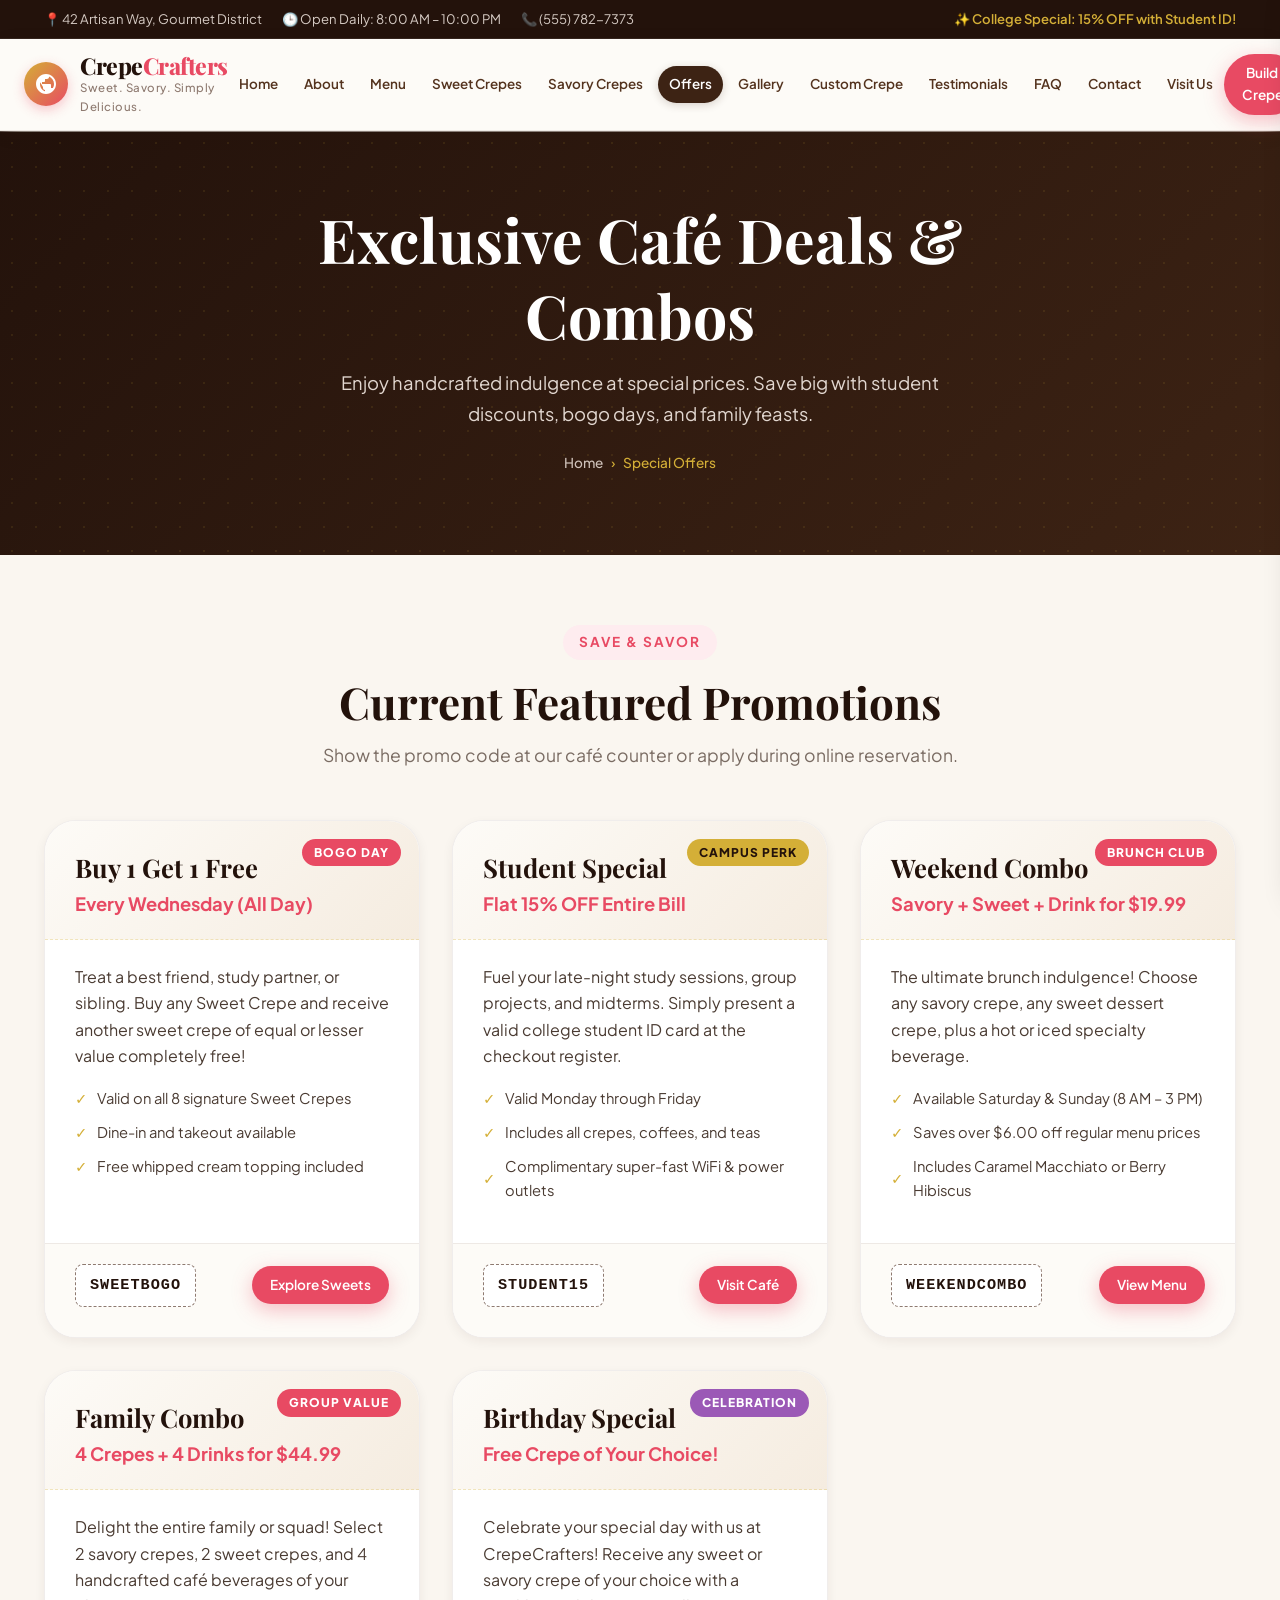
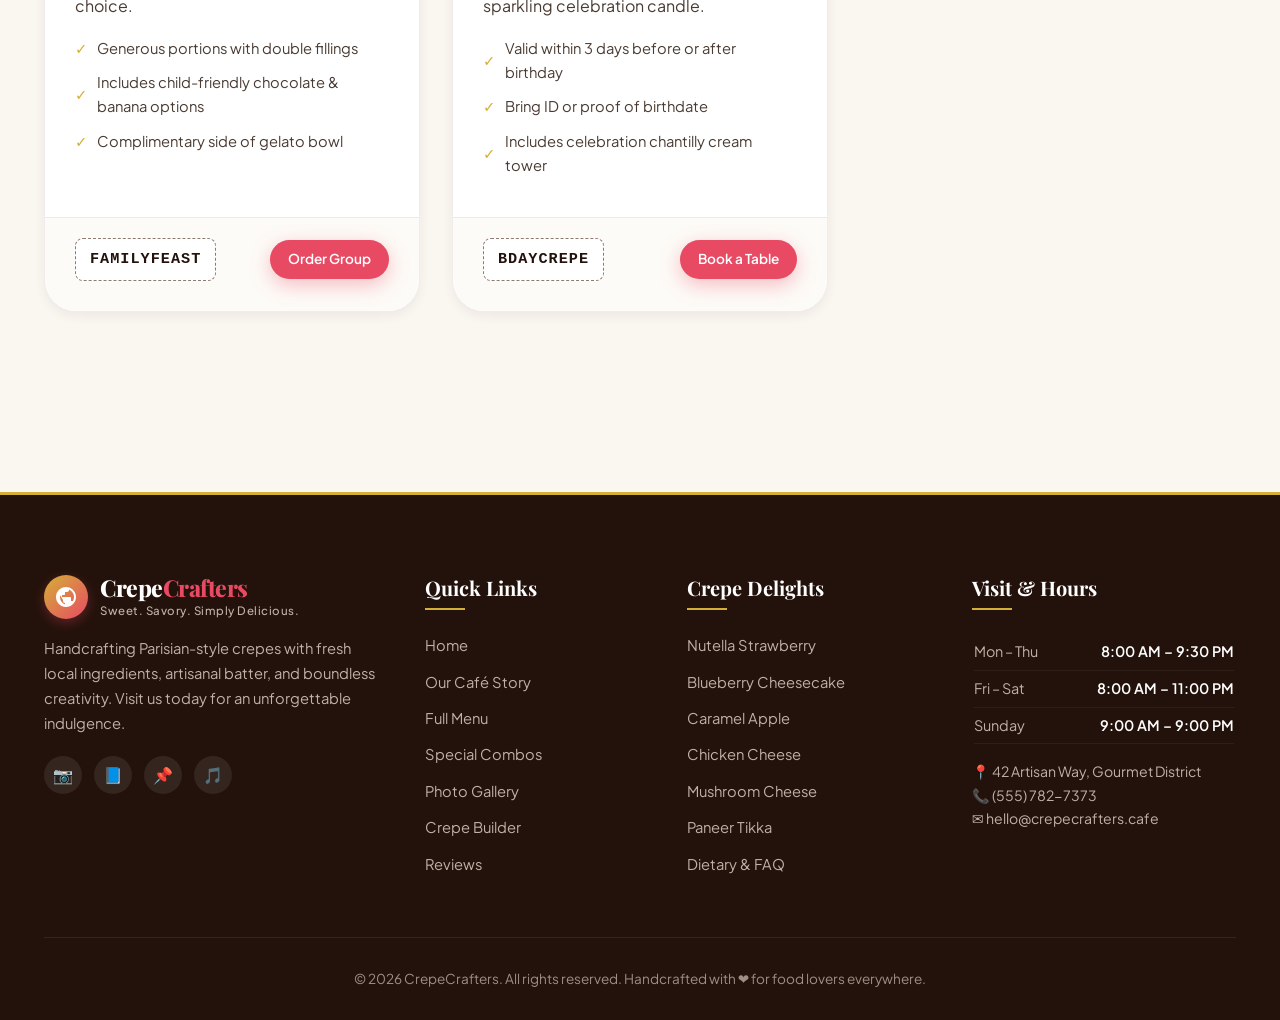
<file: offers.html>
<!DOCTYPE html>
<html lang="en">
<head>
  <meta charset="UTF-8">
  <meta name="viewport" content="width=device-width, initial-scale=1.0">
  <title>Special Offers & Combos | CrepeCrafters Deals</title>
  <meta name="description" content="Save on your favorite crêperie treats with CrepeCrafters exclusive deals: Buy 1 Get 1, Student Special, Weekend Brunch Combo, Family Pack, and Birthday Special.">
  <link rel="stylesheet" href="style.css">
</head>
<body>

  <!-- Top Announcement Bar -->
  <div class="top-bar">
    <div class="container top-bar-content">
      <div class="top-bar-info">
        <span>📍 42 Artisan Way, Gourmet District</span>
        <span>🕒 Open Daily: 8:00 AM – 10:00 PM</span>
        <span>📞 (555) 782-7373</span>
      </div>
      <div>
        <span class="top-bar-highlight">✨ College Special: 15% OFF with Student ID!</span>
      </div>
    </div>
  </div>

  <!-- Header -->
  <header class="site-header">
    <div class="navbar-container">
      <a href="index.html" class="brand-logo">
        <div class="brand-icon">
          <svg viewBox="0 0 24 24"><path d="M12 2C6.48 2 2 6.48 2 12s4.48 10 10 10 10-4.48 10-10S17.52 2 12 2zm1 17.93c-3.95-.49-7-3.85-7-7.93 0-.62.08-1.21.21-1.79L9 15v1c0 1.1.9 2 2 2v1.93zm6.9-2.54c-.26-.81-1-1.39-1.9-1.39h-1v-3c0-.55-.45-1-1-1H8v-2h2c.55 0 1-.45 1-1V7h2c1.1 0 2-.9 2-2v-.41c2.93 1.19 5 4.06 5 7.41 0 2.08-.8 3.97-2.1 5.39z"/></svg>
        </div>
        <div class="brand-text">
          <span class="brand-name">Crepe<span>Crafters</span></span>
          <span class="brand-tagline">Sweet. Savory. Simply Delicious.</span>
        </div>
      </a>

      <!-- Desktop Nav -->
      <ul class="nav-links">
        <li><a href="index.html" class="nav-link">Home</a></li>
        <li><a href="about.html" class="nav-link">About</a></li>
        <li><a href="menu.html" class="nav-link">Menu</a></li>
        <li><a href="sweet-crepes.html" class="nav-link">Sweet Crepes</a></li>
        <li><a href="savory-crepes.html" class="nav-link">Savory Crepes</a></li>
        <li><a href="offers.html" class="nav-link active">Offers</a></li>
        <li><a href="gallery.html" class="nav-link">Gallery</a></li>
        <li><a href="custom-crepe.html" class="nav-link">Custom Crepe</a></li>
        <li><a href="testimonials.html" class="nav-link">Testimonials</a></li>
        <li><a href="faq.html" class="nav-link">FAQ</a></li>
        <li><a href="contact.html" class="nav-link">Contact</a></li>
        <li><a href="visit.html" class="nav-link">Visit Us</a></li>
      </ul>

      <div class="nav-actions">
        <a href="custom-crepe.html" class="btn btn-primary btn-sm">Build Crepe</a>
        <button class="hamburger-btn" id="hamburgerBtn" aria-label="Toggle navigation menu">
          <svg viewBox="0 0 24 24" fill="none" stroke="currentColor" stroke-width="2.5" stroke-linecap="round"><line x1="3" y1="6" x2="21" y2="6"></line><line x1="3" y1="12" x2="21" y2="12"></line><line x1="3" y1="18" x2="21" y2="18"></line></svg>
        </button>
      </div>
    </div>
  </header>

  <!-- Mobile Drawer -->
  <div class="mobile-nav-overlay" id="mobileNavOverlay"></div>
  <aside class="mobile-nav-drawer" id="mobileNavDrawer">
    <div class="mobile-nav-header">
      <div class="brand-name" style="font-size: 1.25rem;">Crepe<span>Crafters</span></div>
      <button class="mobile-close-btn" id="mobileCloseBtn" aria-label="Close menu">&times;</button>
    </div>
    <nav class="mobile-nav-links">
      <a href="index.html" class="mobile-nav-link">Home</a>
      <a href="about.html" class="mobile-nav-link">About</a>
      <a href="menu.html" class="mobile-nav-link">Menu</a>
      <a href="sweet-crepes.html" class="mobile-nav-link">Sweet Crepes</a>
      <a href="savory-crepes.html" class="mobile-nav-link">Savory Crepes</a>
      <a href="offers.html" class="mobile-nav-link active">Offers</a>
      <a href="gallery.html" class="mobile-nav-link">Gallery</a>
      <a href="custom-crepe.html" class="mobile-nav-link">Custom Crepe</a>
      <a href="testimonials.html" class="mobile-nav-link">Testimonials</a>
      <a href="faq.html" class="mobile-nav-link">FAQ</a>
      <a href="contact.html" class="mobile-nav-link">Contact</a>
      <a href="visit.html" class="mobile-nav-link">Visit Us</a>
    </nav>
  </aside>

  <!-- Page Hero -->
  <section class="page-hero">
    <div class="page-hero-content reveal">
      <h1>Exclusive Café Deals & Combos</h1>
      <p>Enjoy handcrafted indulgence at special prices. Save big with student discounts, bogo days, and family feasts.</p>
      <div class="breadcrumb">
        <a href="index.html">Home</a>
        <span>›</span>
        <span>Special Offers</span>
      </div>
    </div>
  </section>

  <!-- Offers Grid -->
  <section style="padding: 70px 0 100px;">
    <div class="container">
      <div class="section-header reveal">
        <span class="section-tag">Save & Savor</span>
        <h2>Current Featured Promotions</h2>
        <p>Show the promo code at our café counter or apply during online reservation.</p>
      </div>

      <div class="offers-grid">
        <!-- 1. Buy 1 Get 1 -->
        <div class="offer-card reveal">
          <div class="offer-header">
            <span class="offer-ribbon">BOGO Day</span>
            <h3>Buy 1 Get 1 Free</h3>
            <div class="discount-text">Every Wednesday (All Day)</div>
          </div>
          <div class="offer-body">
            <p>Treat a best friend, study partner, or sibling. Buy any Sweet Crepe and receive another sweet crepe of equal or lesser value completely free!</p>
            <ul>
              <li>Valid on all 8 signature Sweet Crepes</li>
              <li>Dine-in and takeout available</li>
              <li>Free whipped cream topping included</li>
            </ul>
          </div>
          <div class="offer-footer">
            <div class="promo-code-box">SWEETBOGO</div>
            <a href="sweet-crepes.html" class="btn btn-primary btn-sm">Explore Sweets</a>
          </div>
        </div>

        <!-- 2. Student Special -->
        <div class="offer-card reveal">
          <div class="offer-header">
            <span class="offer-ribbon" style="background-color: var(--golden); color: var(--choco-dark);">Campus Perk</span>
            <h3>Student Special</h3>
            <div class="discount-text">Flat 15% OFF Entire Bill</div>
          </div>
          <div class="offer-body">
            <p>Fuel your late-night study sessions, group projects, and midterms. Simply present a valid college student ID card at the checkout register.</p>
            <ul>
              <li>Valid Monday through Friday</li>
              <li>Includes all crepes, coffees, and teas</li>
              <li>Complimentary super-fast WiFi & power outlets</li>
            </ul>
          </div>
          <div class="offer-footer">
            <div class="promo-code-box">STUDENT15</div>
            <a href="visit.html" class="btn btn-primary btn-sm">Visit Café</a>
          </div>
        </div>

        <!-- 3. Weekend Combo -->
        <div class="offer-card reveal">
          <div class="offer-header">
            <span class="offer-ribbon">Brunch Club</span>
            <h3>Weekend Combo</h3>
            <div class="discount-text">Savory + Sweet + Drink for $19.99</div>
          </div>
          <div class="offer-body">
            <p>The ultimate brunch indulgence! Choose any savory crepe, any sweet dessert crepe, plus a hot or iced specialty beverage.</p>
            <ul>
              <li>Available Saturday & Sunday (8 AM – 3 PM)</li>
              <li>Saves over $6.00 off regular menu prices</li>
              <li>Includes Caramel Macchiato or Berry Hibiscus</li>
            </ul>
          </div>
          <div class="offer-footer">
            <div class="promo-code-box">WEEKENDCOMBO</div>
            <a href="menu.html" class="btn btn-primary btn-sm">View Menu</a>
          </div>
        </div>

        <!-- 4. Family Combo -->
        <div class="offer-card reveal">
          <div class="offer-header">
            <span class="offer-ribbon">Group Value</span>
            <h3>Family Combo</h3>
            <div class="discount-text">4 Crepes + 4 Drinks for $44.99</div>
          </div>
          <div class="offer-body">
            <p>Delight the entire family or squad! Select 2 savory crepes, 2 sweet crepes, and 4 handcrafted café beverages of your choice.</p>
            <ul>
              <li>Generous portions with double fillings</li>
              <li>Includes child-friendly chocolate & banana options</li>
              <li>Complimentary side of gelato bowl</li>
            </ul>
          </div>
          <div class="offer-footer">
            <div class="promo-code-box">FAMILYFEAST</div>
            <a href="menu.html" class="btn btn-primary btn-sm">Order Group</a>
          </div>
        </div>

        <!-- 5. Birthday Special -->
        <div class="offer-card reveal">
          <div class="offer-header">
            <span class="offer-ribbon" style="background-color: #9B59B6;">Celebration</span>
            <h3>Birthday Special</h3>
            <div class="discount-text">Free Crepe of Your Choice!</div>
          </div>
          <div class="offer-body">
            <p>Celebrate your special day with us at CrepeCrafters! Receive any sweet or savory crepe of your choice with a sparkling celebration candle.</p>
            <ul>
              <li>Valid within 3 days before or after birthday</li>
              <li>Bring ID or proof of birthdate</li>
              <li>Includes celebration chantilly cream tower</li>
            </ul>
          </div>
          <div class="offer-footer">
            <div class="promo-code-box">BDAYCREPE</div>
            <a href="visit.html" class="btn btn-primary btn-sm">Book a Table</a>
          </div>
        </div>
      </div>
    </div>
  </section>

  <!-- Footer -->
  <footer class="site-footer">
    <div class="container">
      <div class="footer-grid">
        <div class="footer-col footer-about">
          <div class="brand-logo" style="margin-bottom: 16px;">
            <div class="brand-icon">
              <svg viewBox="0 0 24 24"><path d="M12 2C6.48 2 2 6.48 2 12s4.48 10 10 10 10-4.48 10-10S17.52 2 12 2zm1 17.93c-3.95-.49-7-3.85-7-7.93 0-.62.08-1.21.21-1.79L9 15v1c0 1.1.9 2 2 2v1.93zm6.9-2.54c-.26-.81-1-1.39-1.9-1.39h-1v-3c0-.55-.45-1-1-1H8v-2h2c.55 0 1-.45 1-1V7h2c1.1 0 2-.9 2-2v-.41c2.93 1.19 5 4.06 5 7.41 0 2.08-.8 3.97-2.1 5.39z"/></svg>
            </div>
            <div class="brand-text">
              <span class="brand-name" style="color: #fff;">Crepe<span style="color: var(--strawberry);">Crafters</span></span>
              <span class="brand-tagline" style="color: #C0B1A7;">Sweet. Savory. Simply Delicious.</span>
            </div>
          </div>
          <p>Handcrafting Parisian-style crepes with fresh local ingredients, artisanal batter, and boundless creativity. Visit us today for an unforgettable indulgence.</p>
          <div class="social-links">
            <a href="#" class="social-icon" aria-label="Instagram">📷</a>
            <a href="#" class="social-icon" aria-label="Facebook">📘</a>
            <a href="#" class="social-icon" aria-label="Pinterest">📌</a>
            <a href="#" class="social-icon" aria-label="TikTok">🎵</a>
          </div>
        </div>

        <div class="footer-col">
          <h4>Quick Links</h4>
          <ul class="footer-links">
            <li><a href="index.html">Home</a></li>
            <li><a href="about.html">Our Café Story</a></li>
            <li><a href="menu.html">Full Menu</a></li>
            <li><a href="offers.html">Special Combos</a></li>
            <li><a href="gallery.html">Photo Gallery</a></li>
            <li><a href="custom-crepe.html">Crepe Builder</a></li>
            <li><a href="testimonials.html">Reviews</a></li>
          </ul>
        </div>

        <div class="footer-col">
          <h4>Crepe Delights</h4>
          <ul class="footer-links">
            <li><a href="sweet-crepes.html">Nutella Strawberry</a></li>
            <li><a href="sweet-crepes.html">Blueberry Cheesecake</a></li>
            <li><a href="sweet-crepes.html">Caramel Apple</a></li>
            <li><a href="savory-crepes.html">Chicken Cheese</a></li>
            <li><a href="savory-crepes.html">Mushroom Cheese</a></li>
            <li><a href="savory-crepes.html">Paneer Tikka</a></li>
            <li><a href="faq.html">Dietary & FAQ</a></li>
          </ul>
        </div>

        <div class="footer-col">
          <h4>Visit & Hours</h4>
          <table class="footer-hours-table">
            <tr><td class="day">Mon – Thu</td><td class="time">8:00 AM – 9:30 PM</td></tr>
            <tr><td class="day">Fri – Sat</td><td class="time">8:00 AM – 11:00 PM</td></tr>
            <tr><td class="day">Sunday</td><td class="time">9:00 AM – 9:00 PM</td></tr>
          </table>
          <p style="margin-top: 14px; font-size: 0.88rem; color: #C0B1A7;">
            📍 42 Artisan Way, Gourmet District<br>
            📞 (555) 782-7373<br>
            ✉️ hello@crepecrafters.cafe
          </p>
        </div>
      </div>

      <div class="footer-bottom">
        <p>&copy; 2026 CrepeCrafters. All rights reserved. Handcrafted with ❤️ for food lovers everywhere.</p>
      </div>
    </div>
  </footer>

  <button class="back-to-top" id="backToTopBtn" aria-label="Back to top">↑</button>
  <script src="script.js"></script>
</body>
</html>
</file>
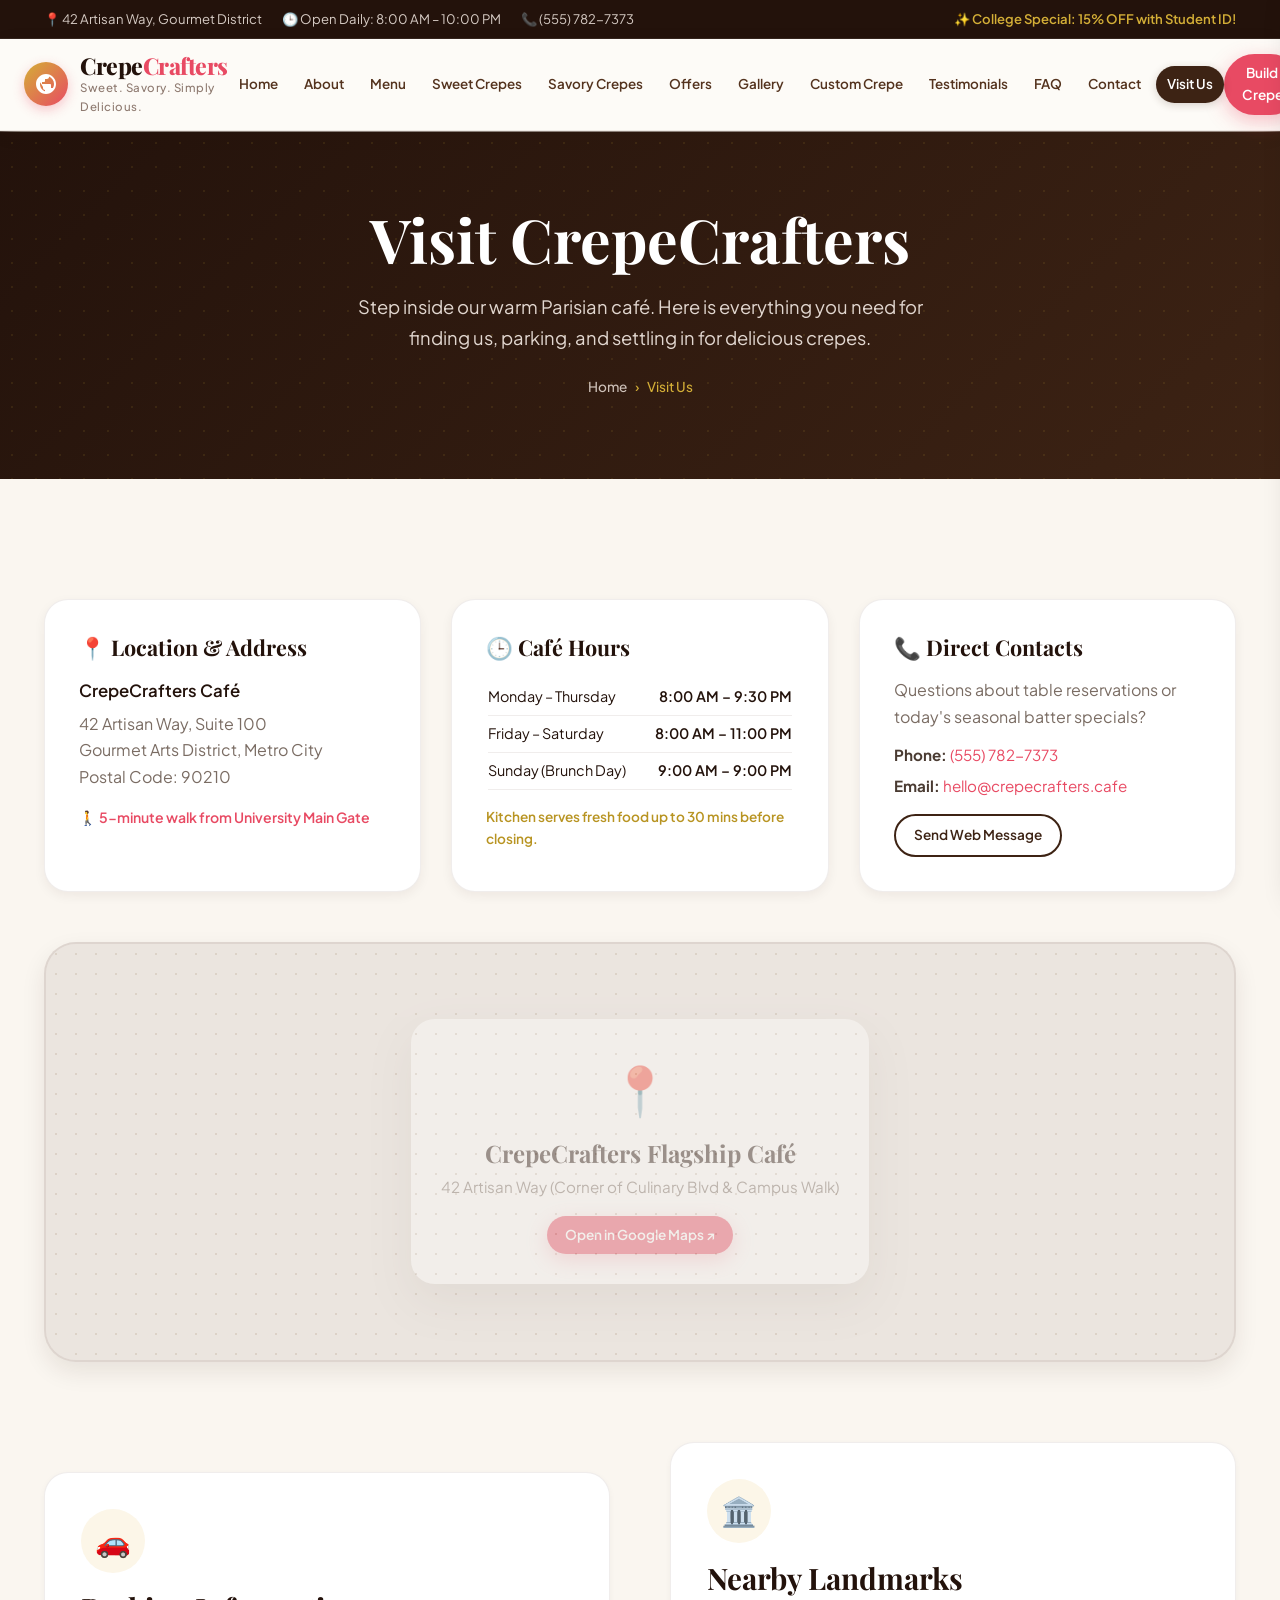
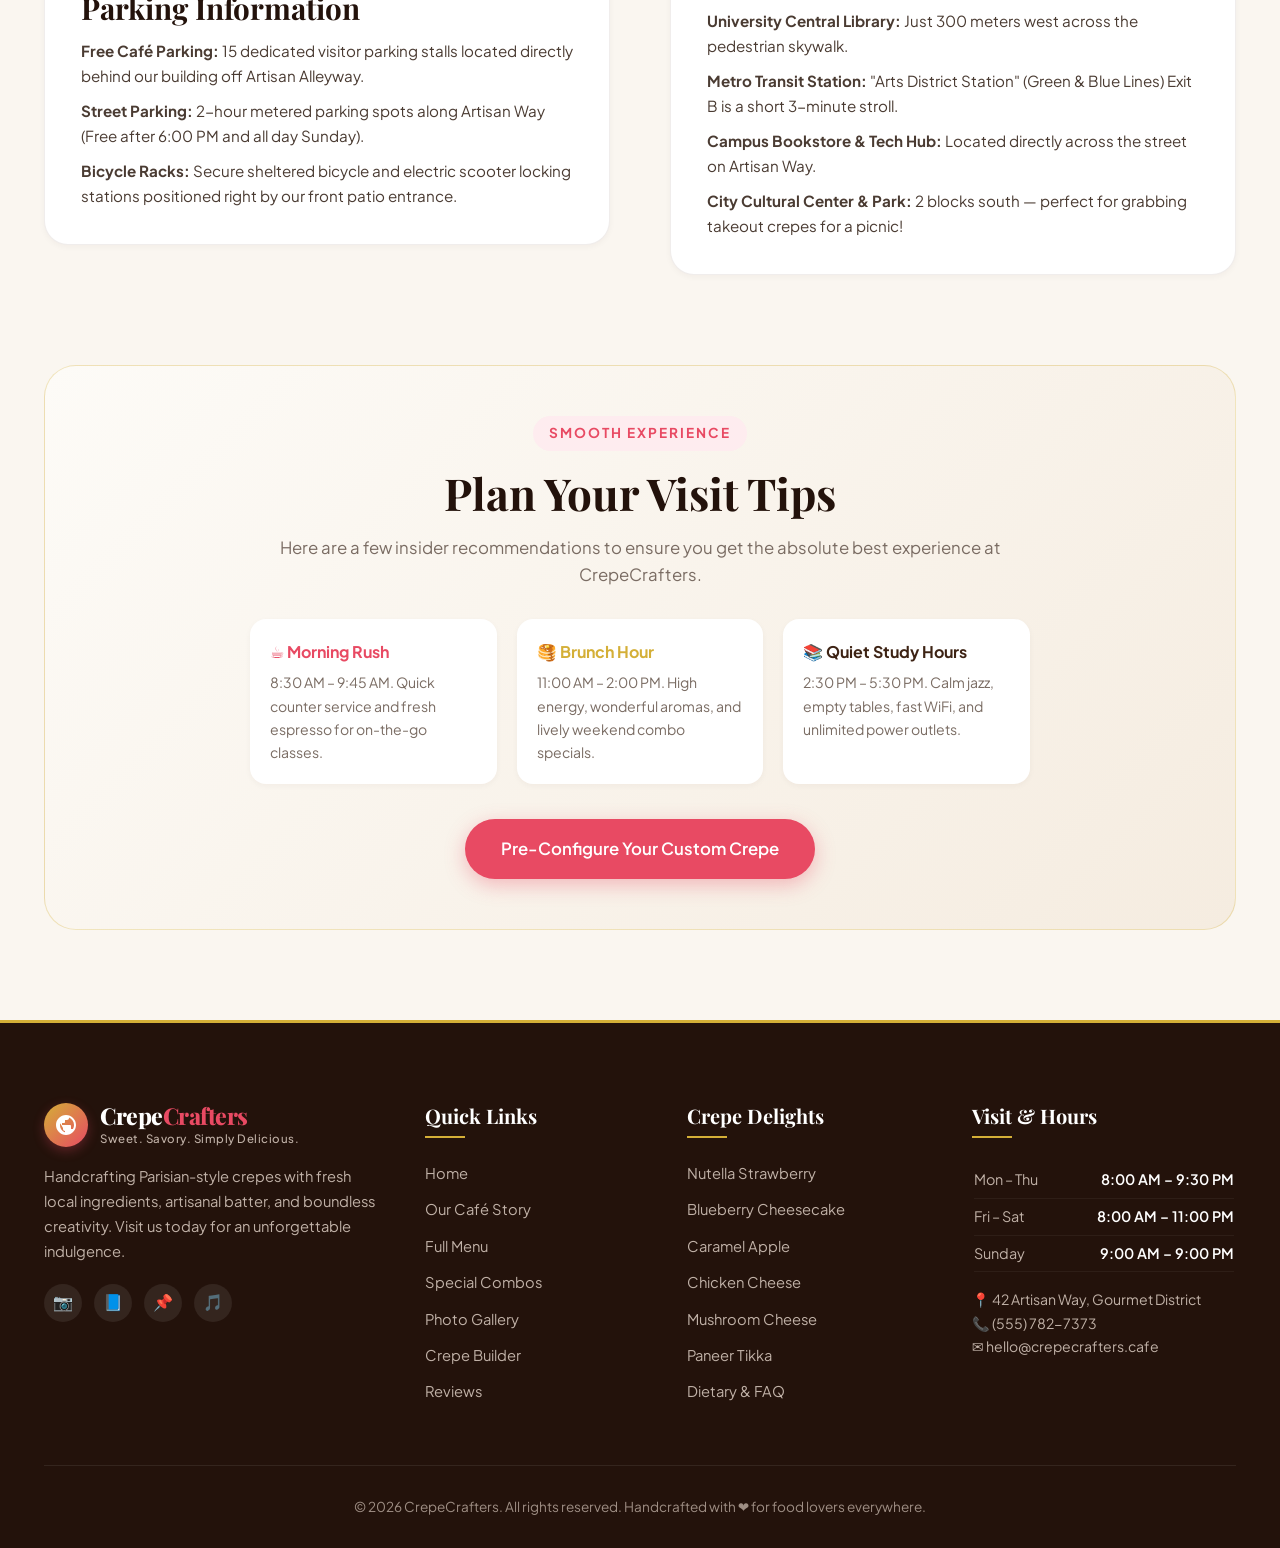
<file: visit.html>
<!DOCTYPE html>
<html lang="en">
<head>
  <meta charset="UTF-8">
  <meta name="viewport" content="width=device-width, initial-scale=1.0">
  <title>Visit Us | CrepeCrafters Location, Hours & Directions</title>
  <meta name="description" content="Plan your visit to CrepeCrafters café. Find our address, opening hours, parking tips, nearby campus landmarks, and directions.">
  <link rel="stylesheet" href="style.css">
</head>
<body>

  <!-- Top Announcement Bar -->
  <div class="top-bar">
    <div class="container top-bar-content">
      <div class="top-bar-info">
        <span>📍 42 Artisan Way, Gourmet District</span>
        <span>🕒 Open Daily: 8:00 AM – 10:00 PM</span>
        <span>📞 (555) 782-7373</span>
      </div>
      <div>
        <span class="top-bar-highlight">✨ College Special: 15% OFF with Student ID!</span>
      </div>
    </div>
  </div>

  <!-- Header -->
  <header class="site-header">
    <div class="navbar-container">
      <a href="index.html" class="brand-logo">
        <div class="brand-icon">
          <svg viewBox="0 0 24 24"><path d="M12 2C6.48 2 2 6.48 2 12s4.48 10 10 10 10-4.48 10-10S17.52 2 12 2zm1 17.93c-3.95-.49-7-3.85-7-7.93 0-.62.08-1.21.21-1.79L9 15v1c0 1.1.9 2 2 2v1.93zm6.9-2.54c-.26-.81-1-1.39-1.9-1.39h-1v-3c0-.55-.45-1-1-1H8v-2h2c.55 0 1-.45 1-1V7h2c1.1 0 2-.9 2-2v-.41c2.93 1.19 5 4.06 5 7.41 0 2.08-.8 3.97-2.1 5.39z"/></svg>
        </div>
        <div class="brand-text">
          <span class="brand-name">Crepe<span>Crafters</span></span>
          <span class="brand-tagline">Sweet. Savory. Simply Delicious.</span>
        </div>
      </a>

      <!-- Desktop Nav -->
      <ul class="nav-links">
        <li><a href="index.html" class="nav-link">Home</a></li>
        <li><a href="about.html" class="nav-link">About</a></li>
        <li><a href="menu.html" class="nav-link">Menu</a></li>
        <li><a href="sweet-crepes.html" class="nav-link">Sweet Crepes</a></li>
        <li><a href="savory-crepes.html" class="nav-link">Savory Crepes</a></li>
        <li><a href="offers.html" class="nav-link">Offers</a></li>
        <li><a href="gallery.html" class="nav-link">Gallery</a></li>
        <li><a href="custom-crepe.html" class="nav-link">Custom Crepe</a></li>
        <li><a href="testimonials.html" class="nav-link">Testimonials</a></li>
        <li><a href="faq.html" class="nav-link">FAQ</a></li>
        <li><a href="contact.html" class="nav-link">Contact</a></li>
        <li><a href="visit.html" class="nav-link active">Visit Us</a></li>
      </ul>

      <div class="nav-actions">
        <a href="custom-crepe.html" class="btn btn-primary btn-sm">Build Crepe</a>
        <button class="hamburger-btn" id="hamburgerBtn" aria-label="Toggle navigation menu">
          <svg viewBox="0 0 24 24" fill="none" stroke="currentColor" stroke-width="2.5" stroke-linecap="round"><line x1="3" y1="6" x2="21" y2="6"></line><line x1="3" y1="12" x2="21" y2="12"></line><line x1="3" y1="18" x2="21" y2="18"></line></svg>
        </button>
      </div>
    </div>
  </header>

  <!-- Mobile Drawer -->
  <div class="mobile-nav-overlay" id="mobileNavOverlay"></div>
  <aside class="mobile-nav-drawer" id="mobileNavDrawer">
    <div class="mobile-nav-header">
      <div class="brand-name" style="font-size: 1.25rem;">Crepe<span>Crafters</span></div>
      <button class="mobile-close-btn" id="mobileCloseBtn" aria-label="Close menu">&times;</button>
    </div>
    <nav class="mobile-nav-links">
      <a href="index.html" class="mobile-nav-link">Home</a>
      <a href="about.html" class="mobile-nav-link">About</a>
      <a href="menu.html" class="mobile-nav-link">Menu</a>
      <a href="sweet-crepes.html" class="mobile-nav-link">Sweet Crepes</a>
      <a href="savory-crepes.html" class="mobile-nav-link">Savory Crepes</a>
      <a href="offers.html" class="mobile-nav-link">Offers</a>
      <a href="gallery.html" class="mobile-nav-link">Gallery</a>
      <a href="custom-crepe.html" class="mobile-nav-link">Custom Crepe</a>
      <a href="testimonials.html" class="mobile-nav-link">Testimonials</a>
      <a href="faq.html" class="mobile-nav-link">FAQ</a>
      <a href="contact.html" class="mobile-nav-link">Contact</a>
      <a href="visit.html" class="mobile-nav-link active">Visit Us</a>
    </nav>
  </aside>

  <!-- Page Hero -->
  <section class="page-hero">
    <div class="page-hero-content reveal">
      <h1>Visit CrepeCrafters</h1>
      <p>Step inside our warm Parisian café. Here is everything you need for finding us, parking, and settling in for delicious crepes.</p>
      <div class="breadcrumb">
        <a href="index.html">Home</a>
        <span>›</span>
        <span>Visit Us</span>
      </div>
    </div>
  </section>

  <!-- Visit Details Section -->
  <section style="padding: 70px 0 90px;">
    <div class="container">
      
      <!-- 3 Key Information Cards -->
      <div class="visit-details-grid">
        <!-- Card 1: Address & Location -->
        <div class="visit-card reveal">
          <h3>📍 Location & Address</h3>
          <p style="font-size: 1.05rem; font-weight: 600; color: var(--choco-dark); margin-bottom: 6px;">
            CrepeCrafters Café
          </p>
          <p style="color: var(--text-muted); margin-bottom: 16px;">
            42 Artisan Way, Suite 100<br>
            Gourmet Arts District, Metro City<br>
            Postal Code: 90210
          </p>
          <div style="font-size: 0.88rem; color: var(--strawberry); font-weight: 600;">
            🚶 5-minute walk from University Main Gate
          </div>
        </div>

        <!-- Card 2: Hours -->
        <div class="visit-card reveal">
          <h3>🕒 Café Hours</h3>
          <table class="footer-hours-table" style="color: var(--choco-dark);">
            <tr style="border-bottom: 1px solid var(--border-light);"><td class="day" style="color: var(--choco-dark);">Monday – Thursday</td><td class="time" style="color: var(--choco-dark);">8:00 AM – 9:30 PM</td></tr>
            <tr style="border-bottom: 1px solid var(--border-light);"><td class="day" style="color: var(--choco-dark);">Friday – Saturday</td><td class="time" style="color: var(--choco-dark);">8:00 AM – 11:00 PM</td></tr>
            <tr style="border-bottom: 1px solid var(--border-light);"><td class="day" style="color: var(--choco-dark);">Sunday (Brunch Day)</td><td class="time" style="color: var(--choco-dark);">9:00 AM – 9:00 PM</td></tr>
          </table>
          <p style="font-size: 0.85rem; color: var(--golden-hover); font-weight: 600; margin-top: 14px;">
            Kitchen serves fresh food up to 30 mins before closing.
          </p>
        </div>

        <!-- Card 3: Contact & Bookings -->
        <div class="visit-card reveal">
          <h3>📞 Direct Contacts</h3>
          <p style="color: var(--text-muted); margin-bottom: 12px;">
            Questions about table reservations or today's seasonal batter specials?
          </p>
          <p style="font-size: 0.95rem; margin-bottom: 6px;">
            <strong>Phone:</strong> <a href="tel:5557827373" style="color: var(--strawberry);">(555) 782-7373</a>
          </p>
          <p style="font-size: 0.95rem; margin-bottom: 16px;">
            <strong>Email:</strong> <a href="mailto:hello@crepecrafters.cafe" style="color: var(--strawberry);">hello@crepecrafters.cafe</a>
          </p>
          <a href="contact.html" class="btn btn-outline btn-sm">Send Web Message</a>
        </div>
      </div>

      <!-- Map Placeholder -->
      <div class="map-container reveal">
        <!-- Visual Map Background Styling with CSS Grid pattern -->
        <div style="position: absolute; inset: 0; background: radial-gradient(#d3c5b8 1px, transparent 1px) 0 0 / 20px 20px, #EBE5DF; opacity: 0.6;"></div>
        
        <div class="map-placeholder-content">
          <div class="pin-icon">📍</div>
          <h3 style="font-size: 1.5rem; margin-bottom: 6px;">CrepeCrafters Flagship Café</h3>
          <p style="color: var(--text-muted); font-size: 0.95rem; margin-bottom: 16px;">
            42 Artisan Way (Corner of Culinary Blvd & Campus Walk)
          </p>
          <a href="https://maps.google.com" target="_blank" rel="noopener noreferrer" class="btn btn-primary btn-sm">
            Open in Google Maps ↗
          </a>
        </div>
      </div>

      <!-- Parking & Landmark Information -->
      <div class="about-intro-grid" style="margin-top: 40px;">
        <!-- Parking Card -->
        <div class="feature-box reveal" style="text-align: left; padding: 36px;">
          <div class="feature-icon" style="margin: 0 0 16px 0;">🚗</div>
          <h3 style="margin-bottom: 12px;">Parking Information</h3>
          <ul style="color: var(--text-body); font-size: 0.95rem; display: flex; flex-direction: column; gap: 10px;">
            <li><strong>Free Café Parking:</strong> 15 dedicated visitor parking stalls located directly behind our building off Artisan Alleyway.</li>
            <li><strong>Street Parking:</strong> 2-hour metered parking spots along Artisan Way (Free after 6:00 PM and all day Sunday).</li>
            <li><strong>Bicycle Racks:</strong> Secure sheltered bicycle and electric scooter locking stations positioned right by our front patio entrance.</li>
          </ul>
        </div>

        <!-- Landmarks Card -->
        <div class="feature-box reveal" style="text-align: left; padding: 36px;">
          <div class="feature-icon" style="margin: 0 0 16px 0;">🏛️</div>
          <h3 style="margin-bottom: 12px;">Nearby Landmarks</h3>
          <ul style="color: var(--text-body); font-size: 0.95rem; display: flex; flex-direction: column; gap: 10px;">
            <li><strong>University Central Library:</strong> Just 300 meters west across the pedestrian skywalk.</li>
            <li><strong>Metro Transit Station:</strong> "Arts District Station" (Green & Blue Lines) Exit B is a short 3-minute stroll.</li>
            <li><strong>Campus Bookstore & Tech Hub:</strong> Located directly across the street on Artisan Way.</li>
            <li><strong>City Cultural Center & Park:</strong> 2 blocks south — perfect for grabbing takeout crepes for a picnic!</li>
          </ul>
        </div>
      </div>

      <!-- Plan Your Visit Section -->
      <div style="background: linear-gradient(135deg, var(--bg-warm-light) 0%, #F5ECE0 100%); border-radius: var(--radius-xl); padding: 50px 40px; margin-top: 70px; border: 1px solid var(--border-gold);" class="reveal">
        <div style="max-width: 780px; margin: 0 auto; text-align: center;">
          <span class="section-tag">Smooth Experience</span>
          <h2 style="margin-bottom: 14px;">Plan Your Visit Tips</h2>
          <p style="color: var(--text-muted); font-size: 1.05rem; margin-bottom: 30px;">
            Here are a few insider recommendations to ensure you get the absolute best experience at CrepeCrafters.
          </p>

          <div style="display: grid; grid-template-columns: repeat(auto-fit, minmax(220px, 1fr)); gap: 20px; text-align: left; margin-bottom: 35px;">
            <div style="background-color: #fff; padding: 20px; border-radius: var(--radius-md); box-shadow: var(--shadow-xs);">
              <strong style="color: var(--strawberry); display: block; margin-bottom: 6px;">☕ Morning Rush</strong>
              <p style="font-size: 0.88rem; color: var(--text-muted); margin: 0;">8:30 AM – 9:45 AM. Quick counter service and fresh espresso for on-the-go classes.</p>
            </div>
            <div style="background-color: #fff; padding: 20px; border-radius: var(--radius-md); box-shadow: var(--shadow-xs);">
              <strong style="color: var(--golden); display: block; margin-bottom: 6px;">🥞 Brunch Hour</strong>
              <p style="font-size: 0.88rem; color: var(--text-muted); margin: 0;">11:00 AM – 2:00 PM. High energy, wonderful aromas, and lively weekend combo specials.</p>
            </div>
            <div style="background-color: #fff; padding: 20px; border-radius: var(--radius-md); box-shadow: var(--shadow-xs);">
              <strong style="color: var(--choco-main); display: block; margin-bottom: 6px;">📚 Quiet Study Hours</strong>
              <p style="font-size: 0.88rem; color: var(--text-muted); margin: 0;">2:30 PM – 5:30 PM. Calm jazz, empty tables, fast WiFi, and unlimited power outlets.</p>
            </div>
          </div>

          <a href="custom-crepe.html" class="btn btn-primary btn-lg">Pre-Configure Your Custom Crepe</a>
        </div>
      </div>

    </div>
  </section>

  <!-- Footer -->
  <footer class="site-footer">
    <div class="container">
      <div class="footer-grid">
        <div class="footer-col footer-about">
          <div class="brand-logo" style="margin-bottom: 16px;">
            <div class="brand-icon">
              <svg viewBox="0 0 24 24"><path d="M12 2C6.48 2 2 6.48 2 12s4.48 10 10 10 10-4.48 10-10S17.52 2 12 2zm1 17.93c-3.95-.49-7-3.85-7-7.93 0-.62.08-1.21.21-1.79L9 15v1c0 1.1.9 2 2 2v1.93zm6.9-2.54c-.26-.81-1-1.39-1.9-1.39h-1v-3c0-.55-.45-1-1-1H8v-2h2c.55 0 1-.45 1-1V7h2c1.1 0 2-.9 2-2v-.41c2.93 1.19 5 4.06 5 7.41 0 2.08-.8 3.97-2.1 5.39z"/></svg>
            </div>
            <div class="brand-text">
              <span class="brand-name" style="color: #fff;">Crepe<span style="color: var(--strawberry);">Crafters</span></span>
              <span class="brand-tagline" style="color: #C0B1A7;">Sweet. Savory. Simply Delicious.</span>
            </div>
          </div>
          <p>Handcrafting Parisian-style crepes with fresh local ingredients, artisanal batter, and boundless creativity. Visit us today for an unforgettable indulgence.</p>
          <div class="social-links">
            <a href="#" class="social-icon" aria-label="Instagram">📷</a>
            <a href="#" class="social-icon" aria-label="Facebook">📘</a>
            <a href="#" class="social-icon" aria-label="Pinterest">📌</a>
            <a href="#" class="social-icon" aria-label="TikTok">🎵</a>
          </div>
        </div>

        <div class="footer-col">
          <h4>Quick Links</h4>
          <ul class="footer-links">
            <li><a href="index.html">Home</a></li>
            <li><a href="about.html">Our Café Story</a></li>
            <li><a href="menu.html">Full Menu</a></li>
            <li><a href="offers.html">Special Combos</a></li>
            <li><a href="gallery.html">Photo Gallery</a></li>
            <li><a href="custom-crepe.html">Crepe Builder</a></li>
            <li><a href="testimonials.html">Reviews</a></li>
          </ul>
        </div>

        <div class="footer-col">
          <h4>Crepe Delights</h4>
          <ul class="footer-links">
            <li><a href="sweet-crepes.html">Nutella Strawberry</a></li>
            <li><a href="sweet-crepes.html">Blueberry Cheesecake</a></li>
            <li><a href="sweet-crepes.html">Caramel Apple</a></li>
            <li><a href="savory-crepes.html">Chicken Cheese</a></li>
            <li><a href="savory-crepes.html">Mushroom Cheese</a></li>
            <li><a href="savory-crepes.html">Paneer Tikka</a></li>
            <li><a href="faq.html">Dietary & FAQ</a></li>
          </ul>
        </div>

        <div class="footer-col">
          <h4>Visit & Hours</h4>
          <table class="footer-hours-table">
            <tr><td class="day">Mon – Thu</td><td class="time">8:00 AM – 9:30 PM</td></tr>
            <tr><td class="day">Fri – Sat</td><td class="time">8:00 AM – 11:00 PM</td></tr>
            <tr><td class="day">Sunday</td><td class="time">9:00 AM – 9:00 PM</td></tr>
          </table>
          <p style="margin-top: 14px; font-size: 0.88rem; color: #C0B1A7;">
            📍 42 Artisan Way, Gourmet District<br>
            📞 (555) 782-7373<br>
            ✉️ hello@crepecrafters.cafe
          </p>
        </div>
      </div>

      <div class="footer-bottom">
        <p>&copy; 2026 CrepeCrafters. All rights reserved. Handcrafted with ❤️ for food lovers everywhere.</p>
      </div>
    </div>
  </footer>

  <button class="back-to-top" id="backToTopBtn" aria-label="Back to top">↑</button>
  <script src="script.js"></script>
</body>
</html>
</file>
<file: style.css>
/* ==========================================================================
   CrepeCrafters - Modern Café Website Stylesheet
   Tagline: "Sweet. Savory. Simply Delicious."
   Palette: Cream, Chocolate Brown, Strawberry Pink, Soft Golden Accents
   ========================================================================== */

@import url('https://fonts.googleapis.com/css2?family=Playfair+Display:ital,wght@0,500;0,600;0,700;0,800;1,400&family=Plus+Jakarta+Sans:wght@300;400;500;600;700&display=swap');

:root {
  /* Color Palette */
  --bg-cream: #FAF6F0;
  --bg-warm-light: #FDFBF7;
  --bg-card: #FFFFFF;
  --bg-muted: #F3ECE1;

  --choco-dark: #23120B;
  --choco-main: #3D2314;
  --choco-medium: #54331E;
  --choco-light: #7A4E33;
  --choco-muted: #8E7A70;

  --strawberry: #E84A63;
  --strawberry-hover: #D03750;
  --strawberry-light: #FEECEF;
  --strawberry-soft: #FCD6DC;

  --golden: #D4AF37;
  --golden-hover: #B89422;
  --golden-light: #FCF6E8;
  --golden-border: #E8D394;

  --text-dark: #23120B;
  --text-body: #4A3B32;
  --text-muted: #7A6C63;
  --text-light: #FFFFFF;

  --border-light: rgba(61, 35, 20, 0.08);
  --border-gold: rgba(212, 175, 55, 0.3);

  /* Shadows */
  --shadow-xs: 0 2px 6px rgba(44, 24, 16, 0.04);
  --shadow-sm: 0 4px 12px rgba(44, 24, 16, 0.06);
  --shadow-md: 0 10px 25px rgba(44, 24, 16, 0.09);
  --shadow-lg: 0 18px 45px rgba(44, 24, 16, 0.12);
  --shadow-card-hover: 0 20px 40px rgba(61, 35, 20, 0.14);

  /* Border Radii */
  --radius-sm: 8px;
  --radius-md: 16px;
  --radius-lg: 24px;
  --radius-xl: 32px;
  --radius-full: 9999px;

  /* Typography */
  --font-serif: 'Playfair Display', Georgia, serif;
  --font-sans: 'Plus Jakarta Sans', system-ui, -apple-system, sans-serif;

  /* Transitions */
  --transition-fast: 0.2s cubic-bezier(0.4, 0, 0.2, 1);
  --transition-normal: 0.3s cubic-bezier(0.4, 0, 0.2, 1);
  --transition-smooth: 0.5s cubic-bezier(0.16, 1, 0.3, 1);
}

/* ==========================================================================
   CSS Reset & Base
   ========================================================================== */
*, *::before, *::after {
  box-sizing: border-box;
  margin: 0;
  padding: 0;
}

html {
  scroll-behavior: smooth;
  font-size: 16px;
}

body {
  font-family: var(--font-sans);
  background-color: var(--bg-cream);
  color: var(--text-body);
  line-height: 1.65;
  overflow-x: hidden;
  -webkit-font-smoothing: antialiased;
}

img {
  max-width: 100%;
  height: auto;
  display: block;
}

a {
  color: inherit;
  text-decoration: none;
  transition: var(--transition-fast);
}

button, input, select, textarea {
  font-family: inherit;
  font-size: inherit;
  border: none;
  outline: none;
}

ul {
  list-style: none;
}

.container {
  width: 100%;
  max-width: 1240px;
  margin: 0 auto;
  padding: 0 24px;
}

/* ==========================================================================
   Typography Helpers
   ========================================================================== */
h1, h2, h3, h4, h5, h6 {
  font-family: var(--font-serif);
  color: var(--choco-dark);
  font-weight: 700;
  line-height: 1.25;
}

h1 { font-size: clamp(2.5rem, 5vw, 3.8rem); }
h2 { font-size: clamp(2rem, 3.5vw, 2.75rem); }
h3 { font-size: clamp(1.4rem, 2.5vw, 1.85rem); }
h4 { font-size: 1.25rem; }

.section-tag {
  display: inline-flex;
  align-items: center;
  gap: 8px;
  background-color: var(--strawberry-light);
  color: var(--strawberry);
  font-size: 0.85rem;
  font-weight: 700;
  text-transform: uppercase;
  letter-spacing: 2px;
  padding: 6px 16px;
  border-radius: var(--radius-full);
  margin-bottom: 14px;
}

.section-header {
  text-align: center;
  max-width: 720px;
  margin: 0 auto 50px;
}

.section-header p {
  color: var(--text-muted);
  font-size: 1.1rem;
  margin-top: 12px;
}

/* ==========================================================================
   Buttons & Badges
   ========================================================================== */
.btn {
  display: inline-flex;
  align-items: center;
  justify-content: center;
  gap: 10px;
  padding: 14px 28px;
  border-radius: var(--radius-full);
  font-weight: 600;
  font-size: 0.95rem;
  cursor: pointer;
  transition: all var(--transition-normal);
  text-align: center;
}

.btn-primary {
  background-color: var(--strawberry);
  color: var(--text-light);
  box-shadow: 0 6px 20px rgba(232, 74, 99, 0.35);
}

.btn-primary:hover {
  background-color: var(--strawberry-hover);
  transform: translateY(-2px);
  box-shadow: 0 10px 25px rgba(232, 74, 99, 0.45);
}

.btn-secondary {
  background-color: var(--choco-main);
  color: var(--text-light);
  box-shadow: 0 6px 20px rgba(61, 35, 20, 0.25);
}

.btn-secondary:hover {
  background-color: var(--choco-dark);
  transform: translateY(-2px);
  box-shadow: 0 10px 25px rgba(61, 35, 20, 0.35);
}

.btn-outline {
  background-color: transparent;
  color: var(--choco-main);
  border: 2px solid var(--choco-main);
}

.btn-outline:hover {
  background-color: var(--choco-main);
  color: var(--text-light);
  transform: translateY(-2px);
}

.btn-gold {
  background-color: var(--golden);
  color: var(--choco-dark);
  box-shadow: 0 6px 20px rgba(212, 175, 55, 0.35);
}

.btn-gold:hover {
  background-color: var(--golden-hover);
  color: var(--text-light);
  transform: translateY(-2px);
}

.btn-sm {
  padding: 8px 18px;
  font-size: 0.85rem;
}

.btn-lg {
  padding: 16px 36px;
  font-size: 1.05rem;
}

.badge {
  display: inline-flex;
  align-items: center;
  padding: 4px 12px;
  border-radius: var(--radius-full);
  font-size: 0.75rem;
  font-weight: 700;
  text-transform: uppercase;
  letter-spacing: 0.5px;
}

.badge-sweet {
  background-color: var(--strawberry-light);
  color: var(--strawberry);
}

.badge-savory {
  background-color: #EBF5FB;
  color: #2471A3;
}

.badge-gold {
  background-color: var(--golden-light);
  color: #9A7B1C;
  border: 1px solid var(--golden-border);
}

.badge-hot {
  background-color: #FEE8E1;
  color: #D35400;
}

/* ==========================================================================
   Header & Navigation
   ========================================================================== */
.top-bar {
  background-color: var(--choco-dark);
  color: #D6CBC4;
  font-size: 0.82rem;
  padding: 8px 0;
  border-bottom: 1px solid rgba(255, 255, 255, 0.08);
}

.top-bar-content {
  display: flex;
  justify-content: space-between;
  align-items: center;
  flex-wrap: wrap;
  gap: 12px;
}

.top-bar-info {
  display: flex;
  align-items: center;
  gap: 20px;
}

.top-bar-info span {
  display: inline-flex;
  align-items: center;
  gap: 6px;
}

.top-bar-highlight {
  color: var(--golden);
  font-weight: 600;
}

/* Main Navbar */
.site-header {
  position: sticky;
  top: 0;
  z-index: 1000;
  background-color: rgba(253, 251, 247, 0.96);
  backdrop-filter: blur(12px);
  border-bottom: 1px solid var(--border-light);
  box-shadow: 0 4px 20px rgba(61, 35, 20, 0.05);
  transition: all var(--transition-normal);
}

.navbar-container {
  display: flex;
  align-items: center;
  justify-content: space-between;
  padding: 14px 24px;
  max-width: 1360px;
  margin: 0 auto;
}

.brand-logo {
  display: flex;
  align-items: center;
  gap: 12px;
  text-decoration: none;
}

.brand-icon {
  width: 44px;
  height: 44px;
  border-radius: 50%;
  background: linear-gradient(135deg, var(--golden) 0%, var(--strawberry) 100%);
  display: flex;
  align-items: center;
  justify-content: center;
  color: var(--text-light);
  box-shadow: 0 4px 12px rgba(232, 74, 99, 0.3);
  flex-shrink: 0;
}

.brand-icon svg {
  width: 24px;
  height: 24px;
  fill: currentColor;
}

.brand-text {
  display: flex;
  flex-direction: column;
}

.brand-name {
  font-family: var(--font-serif);
  font-size: 1.45rem;
  font-weight: 800;
  color: var(--choco-dark);
  line-height: 1.1;
  letter-spacing: -0.5px;
}

.brand-name span {
  color: var(--strawberry);
}

.brand-tagline {
  font-size: 0.72rem;
  font-weight: 500;
  color: var(--choco-muted);
  letter-spacing: 0.5px;
}

/* Nav links - 12 items */
.nav-links {
  display: flex;
  align-items: center;
  gap: 4px;
  list-style: none;
}

.nav-link {
  display: inline-block;
  padding: 7px 11px;
  border-radius: var(--radius-full);
  font-size: 0.84rem;
  font-weight: 600;
  color: var(--choco-medium);
  white-space: nowrap;
  transition: all var(--transition-fast);
  position: relative;
}

.nav-link:hover {
  color: var(--strawberry);
  background-color: var(--strawberry-light);
}

.nav-link.active {
  color: var(--text-light);
  background-color: var(--choco-main);
  box-shadow: 0 2px 8px rgba(61, 35, 20, 0.2);
}

.nav-actions {
  display: flex;
  align-items: center;
  gap: 12px;
}

.hamburger-btn {
  display: none;
  background: none;
  border: none;
  cursor: pointer;
  padding: 8px;
  color: var(--choco-dark);
}

.hamburger-btn svg {
  width: 28px;
  height: 28px;
}

/* Mobile Nav Drawer */
.mobile-nav-overlay {
  position: fixed;
  inset: 0;
  background-color: rgba(35, 18, 11, 0.6);
  backdrop-filter: blur(4px);
  z-index: 1050;
  opacity: 0;
  visibility: hidden;
  transition: all var(--transition-normal);
}

.mobile-nav-overlay.open {
  opacity: 1;
  visibility: visible;
}

.mobile-nav-drawer {
  position: fixed;
  top: 0;
  right: -320px;
  width: 300px;
  height: 100vh;
  background-color: var(--bg-warm-light);
  box-shadow: -5px 0 30px rgba(0, 0, 0, 0.2);
  z-index: 1100;
  padding: 24px;
  display: flex;
  flex-direction: column;
  overflow-y: auto;
  transition: right var(--transition-smooth);
}

.mobile-nav-drawer.open {
  right: 0;
}

.mobile-nav-header {
  display: flex;
  justify-content: space-between;
  align-items: center;
  padding-bottom: 20px;
  border-bottom: 1px solid var(--border-light);
  margin-bottom: 20px;
}

.mobile-close-btn {
  background: none;
  border: none;
  font-size: 1.5rem;
  color: var(--choco-dark);
  cursor: pointer;
  padding: 6px;
  display: flex;
  align-items: center;
  justify-content: center;
}

.mobile-nav-links {
  display: flex;
  flex-direction: column;
  gap: 8px;
}

.mobile-nav-link {
  display: block;
  padding: 10px 16px;
  border-radius: var(--radius-sm);
  font-weight: 600;
  font-size: 0.95rem;
  color: var(--choco-main);
  transition: all var(--transition-fast);
}

.mobile-nav-link:hover,
.mobile-nav-link.active {
  background-color: var(--strawberry);
  color: var(--text-light);
}

/* ==========================================================================
   Hero Section
   ========================================================================== */
.hero-section {
  position: relative;
  padding: 70px 0 90px;
  background: radial-gradient(circle at 10% 20%, #FAF1E4 0%, var(--bg-cream) 70%);
  overflow: hidden;
}

.hero-grid {
  display: grid;
  grid-template-columns: 1.15fr 0.85fr;
  align-items: center;
  gap: 50px;
}

.hero-content {
  position: relative;
  z-index: 2;
}

.hero-title {
  margin-bottom: 20px;
  letter-spacing: -1px;
}

.hero-title span.accent-pink {
  color: var(--strawberry);
}

.hero-title span.accent-gold {
  color: var(--golden);
  font-style: italic;
}

.hero-description {
  font-size: 1.18rem;
  color: var(--choco-muted);
  margin-bottom: 35px;
  max-width: 540px;
  line-height: 1.7;
}

.hero-cta-group {
  display: flex;
  align-items: center;
  gap: 16px;
  flex-wrap: wrap;
  margin-bottom: 45px;
}

.hero-stats {
  display: flex;
  align-items: center;
  gap: 35px;
  padding-top: 25px;
  border-top: 1px solid rgba(61, 35, 20, 0.1);
}

.stat-item h3 {
  font-size: 1.9rem;
  color: var(--choco-dark);
  font-family: var(--font-serif);
}

.stat-item p {
  font-size: 0.85rem;
  color: var(--text-muted);
  font-weight: 500;
}

.hero-image-wrap {
  position: relative;
}

.hero-main-img {
  width: 100%;
  height: 520px;
  object-fit: cover;
  border-radius: var(--radius-xl);
  box-shadow: var(--shadow-lg);
  border: 8px solid var(--bg-card);
}

.floating-badge {
  position: absolute;
  background-color: var(--bg-card);
  padding: 14px 20px;
  border-radius: var(--radius-md);
  box-shadow: var(--shadow-md);
  display: flex;
  align-items: center;
  gap: 12px;
  animation: float 4s ease-in-out infinite;
}

.floating-badge-1 {
  top: 30px;
  left: -25px;
  border-left: 4px solid var(--golden);
}

.floating-badge-2 {
  bottom: 40px;
  right: -20px;
  animation-delay: 2s;
  border-left: 4px solid var(--strawberry);
}

.floating-badge-icon {
  width: 40px;
  height: 40px;
  border-radius: 50%;
  display: flex;
  align-items: center;
  justify-content: center;
  font-size: 1.2rem;
}

.floating-badge-icon.gold {
  background-color: var(--golden-light);
  color: var(--golden);
}

.floating-badge-icon.pink {
  background-color: var(--strawberry-light);
  color: var(--strawberry);
}

.floating-badge-text strong {
  display: block;
  font-size: 0.95rem;
  color: var(--choco-dark);
}

.floating-badge-text small {
  font-size: 0.78rem;
  color: var(--text-muted);
}

@keyframes float {
  0%, 100% { transform: translateY(0); }
  50% { transform: translateY(-10px); }
}

/* ==========================================================================
   Page Headers (for Subpages)
   ========================================================================== */
.page-hero {
  background: linear-gradient(135deg, var(--choco-dark) 0%, var(--choco-main) 100%);
  color: var(--text-light);
  padding: 70px 0 80px;
  text-align: center;
  position: relative;
  overflow: hidden;
}

.page-hero::before {
  content: '';
  position: absolute;
  top: 0; left: 0; right: 0; bottom: 0;
  background-image: radial-gradient(rgba(212, 175, 55, 0.15) 1px, transparent 1px);
  background-size: 24px 24px;
  opacity: 0.7;
}

.page-hero-content {
  position: relative;
  z-index: 2;
  max-width: 760px;
  margin: 0 auto;
}

.page-hero h1 {
  color: var(--text-light);
  margin-bottom: 15px;
}

.page-hero p {
  color: #E2D7D0;
  font-size: 1.15rem;
  max-width: 620px;
  margin: 0 auto 20px;
}

.breadcrumb {
  display: inline-flex;
  align-items: center;
  gap: 8px;
  font-size: 0.85rem;
  color: var(--golden);
  font-weight: 500;
}

.breadcrumb a {
  color: #CFC2BA;
}

.breadcrumb a:hover {
  color: var(--text-light);
}

/* ==========================================================================
   Special Offer Banner (Home & Offers)
   ========================================================================== */
.special-offer-banner {
  background: linear-gradient(135deg, var(--strawberry) 0%, #C42642 100%);
  color: var(--text-light);
  border-radius: var(--radius-xl);
  padding: 45px 50px;
  margin: 70px auto;
  position: relative;
  overflow: hidden;
  box-shadow: 0 15px 35px rgba(232, 74, 99, 0.3);
}

.special-offer-banner::after {
  content: '🥞';
  position: absolute;
  right: -20px;
  bottom: -40px;
  font-size: 180px;
  opacity: 0.12;
  pointer-events: none;
}

.banner-grid {
  display: flex;
  align-items: center;
  justify-content: space-between;
  gap: 30px;
  flex-wrap: wrap;
  position: relative;
  z-index: 2;
}

.banner-text h2 {
  color: var(--text-light);
  margin-bottom: 10px;
}

.banner-text p {
  color: rgba(255, 255, 255, 0.9);
  font-size: 1.1rem;
  max-width: 600px;
}

.banner-promo-tag {
  display: inline-block;
  background-color: var(--golden);
  color: var(--choco-dark);
  font-weight: 800;
  font-size: 0.85rem;
  padding: 5px 14px;
  border-radius: var(--radius-full);
  margin-bottom: 12px;
  text-transform: uppercase;
  letter-spacing: 1px;
}

/* ==========================================================================
   Food Item Card Styles (Used across Home, Menu, Sweet, Savory)
   ========================================================================== */
.crepe-grid {
  display: grid;
  grid-template-columns: repeat(auto-fill, minmax(320px, 1fr));
  gap: 32px;
  margin-top: 30px;
}

.crepe-card {
  background-color: var(--bg-card);
  border-radius: var(--radius-lg);
  overflow: hidden;
  box-shadow: var(--shadow-sm);
  border: 1px solid var(--border-light);
  transition: all var(--transition-normal);
  display: flex;
  flex-direction: column;
}

.crepe-card:hover {
  transform: translateY(-8px);
  box-shadow: var(--shadow-card-hover);
  border-color: rgba(212, 175, 55, 0.4);
}

.crepe-img-wrap {
  position: relative;
  height: 230px;
  overflow: hidden;
}

.crepe-img-wrap img {
  width: 100%;
  height: 100%;
  object-fit: cover;
  transition: transform var(--transition-smooth);
}

.crepe-card:hover .crepe-img-wrap img {
  transform: scale(1.08);
}

.crepe-badge {
  position: absolute;
  top: 14px;
  left: 14px;
  z-index: 2;
}

.crepe-price {
  position: absolute;
  bottom: 14px;
  right: 14px;
  background-color: var(--choco-dark);
  color: var(--golden);
  font-family: var(--font-serif);
  font-weight: 700;
  font-size: 1.15rem;
  padding: 6px 14px;
  border-radius: var(--radius-full);
  box-shadow: 0 4px 10px rgba(0, 0, 0, 0.2);
}

.crepe-body {
  padding: 24px;
  display: flex;
  flex-direction: column;
  flex-grow: 1;
}

.crepe-rating {
  display: flex;
  align-items: center;
  gap: 4px;
  color: var(--golden);
  font-size: 0.85rem;
  margin-bottom: 8px;
}

.crepe-rating span {
  color: var(--text-muted);
  font-size: 0.8rem;
  margin-left: 6px;
}

.crepe-title {
  font-size: 1.35rem;
  margin-bottom: 10px;
  color: var(--choco-dark);
}

.crepe-desc {
  font-size: 0.92rem;
  color: var(--text-muted);
  margin-bottom: 20px;
  flex-grow: 1;
  line-height: 1.6;
}

.crepe-footer {
  display: flex;
  align-items: center;
  justify-content: space-between;
  padding-top: 16px;
  border-top: 1px solid var(--border-light);
}

.crepe-calories {
  font-size: 0.82rem;
  color: var(--choco-muted);
  font-weight: 500;
}

/* ==========================================================================
   Category Filter & Tabs (Menu page)
   ========================================================================== */
.menu-category-section {
  padding: 60px 0;
}

.category-nav-bar {
  display: flex;
  justify-content: center;
  gap: 12px;
  flex-wrap: wrap;
  margin-bottom: 45px;
}

.category-pill {
  padding: 10px 24px;
  border-radius: var(--radius-full);
  font-weight: 600;
  font-size: 0.95rem;
  color: var(--choco-main);
  background-color: var(--bg-card);
  border: 1px solid var(--border-light);
  cursor: pointer;
  transition: all var(--transition-fast);
}

.category-pill:hover,
.category-pill.active {
  background-color: var(--strawberry);
  color: var(--text-light);
  border-color: var(--strawberry);
  box-shadow: 0 4px 14px rgba(232, 74, 99, 0.3);
}

/* ==========================================================================
   Gallery Page & Lightbox
   ========================================================================== */
.gallery-section {
  padding: 60px 0 90px;
}

.gallery-filters {
  display: flex;
  justify-content: center;
  gap: 12px;
  margin-bottom: 40px;
  flex-wrap: wrap;
}

.gallery-filter-btn {
  padding: 10px 24px;
  border-radius: var(--radius-full);
  font-weight: 600;
  font-size: 0.95rem;
  background-color: var(--bg-card);
  color: var(--choco-main);
  border: 1px solid var(--border-light);
  cursor: pointer;
  transition: all var(--transition-fast);
}

.gallery-filter-btn:hover {
  border-color: var(--strawberry);
  color: var(--strawberry);
}

.gallery-filter-btn.active {
  background-color: var(--strawberry);
  color: var(--text-light);
  border-color: var(--strawberry);
  box-shadow: 0 4px 15px rgba(232, 74, 99, 0.3);
}

.gallery-grid {
  display: grid;
  grid-template-columns: repeat(auto-fill, minmax(290px, 1fr));
  gap: 24px;
}

.gallery-item {
  position: relative;
  height: 280px;
  border-radius: var(--radius-lg);
  overflow: hidden;
  box-shadow: var(--shadow-sm);
  cursor: pointer;
  transition: transform var(--transition-normal);
}

.gallery-item.hidden {
  display: none !important;
}

.gallery-item img {
  width: 100%;
  height: 100%;
  object-fit: cover;
  transition: transform var(--transition-smooth);
}

.gallery-item:hover img {
  transform: scale(1.1);
}

.gallery-overlay {
  position: absolute;
  inset: 0;
  background: linear-gradient(to top, rgba(35, 18, 11, 0.85) 0%, rgba(35, 18, 11, 0.2) 60%, transparent 100%);
  opacity: 0;
  display: flex;
  flex-direction: column;
  justify-content: flex-end;
  padding: 24px;
  transition: opacity var(--transition-normal);
  color: var(--text-light);
}

.gallery-item:hover .gallery-overlay {
  opacity: 1;
}

.gallery-overlay h4 {
  color: var(--text-light);
  font-size: 1.2rem;
  margin-bottom: 4px;
}

.gallery-overlay span {
  font-size: 0.85rem;
  color: var(--golden);
  font-weight: 500;
}

/* Lightbox Modal */
.lightbox-modal {
  position: fixed;
  inset: 0;
  background-color: rgba(20, 10, 5, 0.92);
  z-index: 2000;
  display: none;
  align-items: center;
  justify-content: center;
  padding: 24px;
}

.lightbox-modal.active {
  display: flex;
}

.lightbox-content {
  position: relative;
  max-width: 900px;
  width: 100%;
  text-align: center;
}

.lightbox-img {
  max-height: 80vh;
  max-width: 100%;
  border-radius: var(--radius-md);
  margin: 0 auto;
  box-shadow: 0 10px 40px rgba(0, 0, 0, 0.5);
  border: 4px solid var(--bg-card);
}

.lightbox-caption {
  color: var(--text-light);
  font-size: 1.15rem;
  font-family: var(--font-serif);
  margin-top: 16px;
}

.lightbox-close {
  position: absolute;
  top: -45px;
  right: 0;
  background: none;
  border: none;
  color: var(--text-light);
  font-size: 2.2rem;
  cursor: pointer;
  line-height: 1;
}

/* ==========================================================================
   Custom Crepe Builder
   ========================================================================== */
.builder-section {
  padding: 60px 0 90px;
}

.builder-layout {
  display: grid;
  grid-template-columns: 1.25fr 0.75fr;
  gap: 40px;
  align-items: start;
}

.builder-step {
  background-color: var(--bg-card);
  border-radius: var(--radius-lg);
  padding: 30px;
  box-shadow: var(--shadow-sm);
  border: 1px solid var(--border-light);
  margin-bottom: 24px;
}

.builder-step-header {
  display: flex;
  align-items: center;
  gap: 14px;
  margin-bottom: 20px;
  padding-bottom: 12px;
  border-bottom: 1px solid var(--border-light);
}

.step-number {
  width: 34px;
  height: 34px;
  border-radius: 50%;
  background-color: var(--strawberry);
  color: var(--text-light);
  display: flex;
  align-items: center;
  justify-content: center;
  font-weight: 700;
  font-size: 0.95rem;
}

.builder-step-header h3 {
  font-size: 1.3rem;
  margin: 0;
}

.options-grid {
  display: grid;
  grid-template-columns: repeat(auto-fill, minmax(180px, 1fr));
  gap: 14px;
}

.option-card {
  position: relative;
  cursor: pointer;
}

.option-card input {
  position: absolute;
  opacity: 0;
  pointer-events: none;
}

.option-content {
  display: flex;
  flex-direction: column;
  align-items: center;
  text-align: center;
  padding: 16px 12px;
  border: 2px solid var(--border-light);
  border-radius: var(--radius-md);
  background-color: var(--bg-warm-light);
  transition: all var(--transition-fast);
}

.option-emoji {
  font-size: 1.8rem;
  margin-bottom: 6px;
}

.option-name {
  font-weight: 600;
  font-size: 0.95rem;
  color: var(--choco-dark);
}

.option-price {
  font-size: 0.8rem;
  color: var(--strawberry);
  font-weight: 700;
  margin-top: 4px;
}

.option-card input:checked + .option-content {
  border-color: var(--strawberry);
  background-color: var(--strawberry-light);
  box-shadow: 0 4px 14px rgba(232, 74, 99, 0.15);
  transform: translateY(-2px);
}

/* Builder Live Summary & Preview Sticky Box */
.builder-summary-card {
  position: sticky;
  top: 100px;
  background-color: var(--bg-card);
  border-radius: var(--radius-xl);
  padding: 32px;
  box-shadow: var(--shadow-md);
  border: 2px solid var(--border-gold);
}

.builder-summary-header {
  text-align: center;
  padding-bottom: 20px;
  border-bottom: 1px dashed var(--border-gold);
  margin-bottom: 20px;
}

.preview-crepe-visual {
  width: 140px;
  height: 140px;
  margin: 0 auto 16px;
  border-radius: 50%;
  background: radial-gradient(circle, #FFE4C4 40%, #E8C39E 100%);
  border: 6px solid var(--bg-card);
  box-shadow: var(--shadow-sm);
  display: flex;
  align-items: center;
  justify-content: center;
  font-size: 3.5rem;
  position: relative;
  transition: transform var(--transition-normal);
}

.summary-items-list {
  margin-bottom: 24px;
}

.summary-row {
  display: flex;
  justify-content: space-between;
  align-items: center;
  padding: 8px 0;
  font-size: 0.92rem;
  border-bottom: 1px solid var(--border-light);
}

.summary-row span.label {
  color: var(--text-muted);
}

.summary-row span.val {
  font-weight: 600;
  color: var(--choco-dark);
}

.summary-tags {
  display: flex;
  flex-wrap: wrap;
  gap: 6px;
  margin: 12px 0 20px;
  min-height: 48px;
}

.summary-pill {
  background-color: var(--bg-muted);
  color: var(--choco-dark);
  font-size: 0.78rem;
  font-weight: 600;
  padding: 4px 10px;
  border-radius: var(--radius-full);
}

.total-price-row {
  display: flex;
  justify-content: space-between;
  align-items: baseline;
  padding: 16px 0 24px;
  border-top: 2px solid var(--choco-dark);
}

.total-price-row span {
  font-size: 1.1rem;
  font-weight: 700;
  color: var(--choco-dark);
}

.total-price-row .price-number {
  font-size: 2rem;
  font-family: var(--font-serif);
  color: var(--strawberry);
  font-weight: 800;
}

/* ==========================================================================
   Offers Page Cards
   ========================================================================== */
.offers-grid {
  display: grid;
  grid-template-columns: repeat(auto-fit, minmax(340px, 1fr));
  gap: 32px;
  margin: 50px 0 80px;
}

.offer-card {
  background-color: var(--bg-card);
  border-radius: var(--radius-xl);
  overflow: hidden;
  box-shadow: var(--shadow-sm);
  border: 1px solid var(--border-light);
  display: flex;
  flex-direction: column;
  position: relative;
  transition: all var(--transition-normal);
}

.offer-card:hover {
  transform: translateY(-8px);
  box-shadow: var(--shadow-card-hover);
}

.offer-header {
  padding: 30px 30px 20px;
  background: linear-gradient(135deg, var(--bg-warm-light) 0%, #F5ECE0 100%);
  border-bottom: 1px dashed var(--border-gold);
  position: relative;
}

.offer-ribbon {
  position: absolute;
  top: 18px;
  right: 18px;
  background-color: var(--strawberry);
  color: var(--text-light);
  font-weight: 800;
  font-size: 0.75rem;
  padding: 4px 12px;
  border-radius: var(--radius-full);
  text-transform: uppercase;
  letter-spacing: 1px;
}

.offer-header h3 {
  font-size: 1.6rem;
  margin-bottom: 6px;
  color: var(--choco-dark);
}

.offer-header .discount-text {
  font-size: 1.15rem;
  color: var(--strawberry);
  font-weight: 700;
}

.offer-body {
  padding: 24px 30px;
  flex-grow: 1;
}

.offer-body ul {
  margin: 16px 0;
  display: flex;
  flex-direction: column;
  gap: 10px;
}

.offer-body li {
  font-size: 0.92rem;
  color: var(--text-body);
  display: flex;
  align-items: center;
  gap: 10px;
}

.offer-body li::before {
  content: '✓';
  color: var(--golden);
  font-weight: 800;
}

.offer-footer {
  padding: 20px 30px 30px;
  background-color: var(--bg-warm-light);
  border-top: 1px solid var(--border-light);
  display: flex;
  justify-content: space-between;
  align-items: center;
}

.promo-code-box {
  background-color: var(--bg-card);
  border: 1px dashed var(--choco-muted);
  padding: 8px 14px;
  border-radius: var(--radius-sm);
  font-family: monospace;
  font-weight: 700;
  color: var(--choco-dark);
  font-size: 0.95rem;
  letter-spacing: 1px;
}

/* ==========================================================================
   FAQ Page (Accordion)
   ========================================================================== */
.faq-section {
  max-width: 820px;
  margin: 50px auto 90px;
  padding: 0 20px;
}

.faq-list {
  display: flex;
  flex-direction: column;
  gap: 16px;
}

.faq-item {
  background-color: var(--bg-card);
  border-radius: var(--radius-md);
  border: 1px solid var(--border-light);
  box-shadow: var(--shadow-xs);
  overflow: hidden;
  transition: all var(--transition-normal);
}

.faq-item.active {
  border-color: var(--border-gold);
  box-shadow: var(--shadow-sm);
}

.faq-question {
  width: 100%;
  display: flex;
  justify-content: space-between;
  align-items: center;
  padding: 22px 28px;
  background: none;
  cursor: pointer;
  text-align: left;
  font-family: var(--font-serif);
  font-size: 1.18rem;
  font-weight: 700;
  color: var(--choco-dark);
  transition: color var(--transition-fast);
}

.faq-question:hover {
  color: var(--strawberry);
}

.faq-icon {
  width: 28px;
  height: 28px;
  border-radius: 50%;
  background-color: var(--bg-warm-light);
  display: flex;
  align-items: center;
  justify-content: center;
  flex-shrink: 0;
  font-size: 1.2rem;
  font-weight: 400;
  color: var(--choco-dark);
  transition: transform var(--transition-normal), background-color var(--transition-normal);
}

.faq-item.active .faq-icon {
  transform: rotate(45deg);
  background-color: var(--strawberry);
  color: var(--text-light);
}

.faq-answer {
  max-height: 0;
  overflow: hidden;
  transition: max-height 0.35s ease-out, padding 0.35s ease-out;
  padding: 0 28px;
  color: var(--text-muted);
  font-size: 0.98rem;
  line-height: 1.7;
}

.faq-item.active .faq-answer {
  padding: 0 28px 24px;
}

/* ==========================================================================
   Testimonials Page & Section
   ========================================================================== */
.testimonials-grid {
  display: grid;
  grid-template-columns: repeat(auto-fill, minmax(320px, 1fr));
  gap: 30px;
  margin: 50px 0 80px;
}

.testimonial-card {
  background-color: var(--bg-card);
  border-radius: var(--radius-lg);
  padding: 32px;
  box-shadow: var(--shadow-sm);
  border: 1px solid var(--border-light);
  display: flex;
  flex-direction: column;
  position: relative;
  transition: all var(--transition-normal);
}

.testimonial-card:hover {
  transform: translateY(-6px);
  box-shadow: var(--shadow-card-hover);
  border-color: rgba(212, 175, 55, 0.4);
}

.quote-icon {
  font-size: 2.5rem;
  line-height: 1;
  color: var(--strawberry-soft);
  margin-bottom: 12px;
}

.testimonial-stars {
  color: var(--golden);
  font-size: 1rem;
  margin-bottom: 14px;
}

.testimonial-text {
  font-size: 0.98rem;
  color: var(--text-body);
  line-height: 1.7;
  font-style: italic;
  margin-bottom: 24px;
  flex-grow: 1;
}

.testimonial-author {
  display: flex;
  align-items: center;
  gap: 14px;
  padding-top: 16px;
  border-top: 1px solid var(--border-light);
}

.author-avatar {
  width: 50px;
  height: 50px;
  border-radius: 50%;
  object-fit: cover;
  border: 2px solid var(--golden);
}

.author-info h4 {
  font-size: 1.05rem;
  color: var(--choco-dark);
  margin-bottom: 2px;
}

.author-info p {
  font-size: 0.8rem;
  color: var(--text-muted);
}

/* ==========================================================================
   About Page & Features
   ========================================================================== */
.about-intro-grid {
  display: grid;
  grid-template-columns: 1fr 1fr;
  gap: 60px;
  align-items: center;
  margin: 60px 0 90px;
}

.about-img-stack {
  position: relative;
}

.about-main-img {
  width: 90%;
  border-radius: var(--radius-xl);
  box-shadow: var(--shadow-lg);
  object-fit: cover;
  height: 480px;
}

.about-secondary-img {
  position: absolute;
  bottom: -30px;
  right: 0;
  width: 55%;
  height: 250px;
  border-radius: var(--radius-lg);
  object-fit: cover;
  border: 6px solid var(--bg-card);
  box-shadow: var(--shadow-md);
}

.about-features-grid {
  display: grid;
  grid-template-columns: repeat(auto-fit, minmax(260px, 1fr));
  gap: 28px;
  margin: 50px 0 80px;
}

.feature-box {
  background-color: var(--bg-card);
  padding: 32px;
  border-radius: var(--radius-lg);
  border: 1px solid var(--border-light);
  box-shadow: var(--shadow-xs);
  transition: all var(--transition-normal);
  text-align: center;
}

.feature-box:hover {
  transform: translateY(-6px);
  box-shadow: var(--shadow-md);
  border-color: var(--golden-border);
}

.feature-icon {
  width: 64px;
  height: 64px;
  border-radius: 50%;
  background-color: var(--golden-light);
  color: var(--golden);
  display: flex;
  align-items: center;
  justify-content: center;
  font-size: 1.8rem;
  margin: 0 auto 20px;
}

.feature-box h4 {
  margin-bottom: 12px;
  font-size: 1.25rem;
}

.feature-box p {
  color: var(--text-muted);
  font-size: 0.92rem;
  line-height: 1.6;
}

/* Chef Team */
.team-grid {
  display: grid;
  grid-template-columns: repeat(auto-fit, minmax(280px, 1fr));
  gap: 32px;
  margin: 50px 0 80px;
}

.team-card {
  background-color: var(--bg-card);
  border-radius: var(--radius-lg);
  overflow: hidden;
  box-shadow: var(--shadow-sm);
  border: 1px solid var(--border-light);
  text-align: center;
  transition: all var(--transition-normal);
}

.team-card:hover {
  transform: translateY(-6px);
  box-shadow: var(--shadow-card-hover);
}

.team-img {
  width: 100%;
  height: 300px;
  object-fit: cover;
}

.team-info {
  padding: 24px;
}

.team-info h4 {
  font-size: 1.3rem;
  margin-bottom: 4px;
}

.team-role {
  color: var(--strawberry);
  font-weight: 600;
  font-size: 0.88rem;
  margin-bottom: 12px;
}

.team-info p {
  font-size: 0.88rem;
  color: var(--text-muted);
}

/* ==========================================================================
   Contact Page & Form
   ========================================================================== */
.contact-grid {
  display: grid;
  grid-template-columns: 1fr 1.25fr;
  gap: 50px;
  margin: 60px 0 90px;
}

.contact-info-card {
  background: linear-gradient(135deg, var(--choco-dark) 0%, var(--choco-main) 100%);
  color: var(--text-light);
  border-radius: var(--radius-xl);
  padding: 44px;
  box-shadow: var(--shadow-lg);
}

.contact-info-card h3 {
  color: var(--text-light);
  margin-bottom: 16px;
}

.contact-info-card p {
  color: #D6CBC4;
  margin-bottom: 30px;
}

.info-item {
  display: flex;
  align-items: flex-start;
  gap: 18px;
  margin-bottom: 24px;
}

.info-icon {
  width: 44px;
  height: 44px;
  border-radius: 50%;
  background-color: rgba(212, 175, 55, 0.2);
  color: var(--golden);
  display: flex;
  align-items: center;
  justify-content: center;
  font-size: 1.2rem;
  flex-shrink: 0;
}

.info-text strong {
  display: block;
  font-size: 0.95rem;
  color: var(--text-light);
  margin-bottom: 2px;
}

.info-text span, .info-text a {
  font-size: 0.9rem;
  color: #C7B9B0;
}

.info-text a:hover {
  color: var(--golden);
}

.contact-form-card {
  background-color: var(--bg-card);
  border-radius: var(--radius-xl);
  padding: 44px;
  box-shadow: var(--shadow-sm);
  border: 1px solid var(--border-light);
}

.form-group {
  margin-bottom: 20px;
}

.form-group label {
  display: block;
  font-weight: 600;
  font-size: 0.88rem;
  color: var(--choco-dark);
  margin-bottom: 8px;
}

.form-control {
  width: 100%;
  padding: 13px 18px;
  border-radius: var(--radius-md);
  border: 1.5px solid var(--border-light);
  background-color: var(--bg-warm-light);
  color: var(--choco-dark);
  font-size: 0.95rem;
  transition: all var(--transition-fast);
}

.form-control:focus {
  border-color: var(--strawberry);
  background-color: #FFFFFF;
  box-shadow: 0 0 0 4px var(--strawberry-light);
}

textarea.form-control {
  resize: vertical;
  min-height: 120px;
}

/* Success Banner */
.form-success-banner {
  display: none;
  background-color: #E8F8F5;
  color: #0E6251;
  border: 1px solid #A3E4D7;
  padding: 18px 24px;
  border-radius: var(--radius-md);
  margin-bottom: 24px;
  font-weight: 500;
  font-size: 0.95rem;
  animation: fadeIn 0.4s ease;
}

.form-success-banner.active {
  display: flex;
  align-items: center;
  gap: 12px;
}

/* ==========================================================================
   Visit Us Page
   ========================================================================== */
.visit-details-grid {
  display: grid;
  grid-template-columns: repeat(auto-fit, minmax(320px, 1fr));
  gap: 30px;
  margin: 50px 0;
}

.visit-card {
  background-color: var(--bg-card);
  padding: 34px;
  border-radius: var(--radius-lg);
  border: 1px solid var(--border-light);
  box-shadow: var(--shadow-sm);
  transition: all var(--transition-normal);
}

.visit-card:hover {
  transform: translateY(-5px);
  box-shadow: var(--shadow-md);
}

.visit-card h3 {
  display: flex;
  align-items: center;
  gap: 12px;
  font-size: 1.35rem;
  margin-bottom: 16px;
  color: var(--choco-dark);
}

.map-container {
  border-radius: var(--radius-xl);
  overflow: hidden;
  box-shadow: var(--shadow-md);
  border: 2px solid var(--border-light);
  background-color: #EBE5DF;
  height: 420px;
  position: relative;
  display: flex;
  align-items: center;
  justify-content: center;
  margin: 40px 0 80px;
}

.map-placeholder-content {
  text-align: center;
  padding: 30px;
  background-color: rgba(255, 255, 255, 0.92);
  border-radius: var(--radius-lg);
  box-shadow: var(--shadow-lg);
  max-width: 480px;
}

.map-placeholder-content .pin-icon {
  font-size: 3rem;
  color: var(--strawberry);
  margin-bottom: 10px;
  display: inline-block;
  animation: bounce 2s infinite;
}

@keyframes bounce {
  0%, 20%, 50%, 80%, 100% { transform: translateY(0); }
  40% { transform: translateY(-12px); }
  60% { transform: translateY(-6px); }
}

/* ==========================================================================
   Footer
   ========================================================================== */
.site-footer {
  background-color: var(--choco-dark);
  color: #D6CBC4;
  padding: 80px 0 30px;
  border-top: 3px solid var(--golden);
  margin-top: auto;
}

.footer-grid {
  display: grid;
  grid-template-columns: 1.4fr 0.9fr 1fr 1.1fr;
  gap: 45px;
  margin-bottom: 60px;
}

.footer-col h4 {
  font-family: var(--font-serif);
  color: var(--text-light);
  font-size: 1.25rem;
  margin-bottom: 22px;
  position: relative;
  padding-bottom: 10px;
}

.footer-col h4::after {
  content: '';
  position: absolute;
  bottom: 0;
  left: 0;
  width: 40px;
  height: 2px;
  background-color: var(--golden);
}

.footer-about p {
  font-size: 0.92rem;
  line-height: 1.7;
  color: #C0B1A7;
  margin-bottom: 20px;
}

.footer-links {
  display: flex;
  flex-direction: column;
  gap: 10px;
}

.footer-links a {
  color: #C0B1A7;
  font-size: 0.92rem;
  transition: all var(--transition-fast);
  display: inline-flex;
  align-items: center;
  gap: 8px;
}

.footer-links a:hover {
  color: var(--golden);
  transform: translateX(4px);
}

.footer-hours-table {
  width: 100%;
  font-size: 0.9rem;
}

.footer-hours-table tr {
  display: flex;
  justify-content: space-between;
  padding: 6px 0;
  border-bottom: 1px solid rgba(255, 255, 255, 0.05);
}

.footer-hours-table td.day {
  color: #C0B1A7;
}

.footer-hours-table td.time {
  color: var(--text-light);
  font-weight: 600;
}

.social-links {
  display: flex;
  gap: 12px;
  margin-top: 20px;
}

.social-icon {
  width: 38px;
  height: 38px;
  border-radius: 50%;
  background-color: rgba(255, 255, 255, 0.08);
  color: var(--text-light);
  display: flex;
  align-items: center;
  justify-content: center;
  transition: all var(--transition-fast);
}

.social-icon:hover {
  background-color: var(--strawberry);
  color: var(--text-light);
  transform: translateY(-3px);
}

.footer-bottom {
  text-align: center;
  padding-top: 30px;
  border-top: 1px solid rgba(255, 255, 255, 0.08);
  font-size: 0.85rem;
  color: #9E8E84;
}

/* ==========================================================================
   Back-To-Top Button
   ========================================================================== */
.back-to-top {
  position: fixed;
  bottom: 30px;
  right: 30px;
  width: 48px;
  height: 48px;
  border-radius: 50%;
  background-color: var(--choco-dark);
  color: var(--golden);
  display: flex;
  align-items: center;
  justify-content: center;
  cursor: pointer;
  box-shadow: 0 6px 20px rgba(0, 0, 0, 0.25);
  border: 2px solid var(--golden);
  z-index: 999;
  opacity: 0;
  visibility: hidden;
  transition: all var(--transition-normal);
}

.back-to-top.show {
  opacity: 1;
  visibility: visible;
}

.back-to-top:hover {
  background-color: var(--strawberry);
  border-color: var(--strawberry);
  color: var(--text-light);
  transform: translateY(-4px);
}

/* ==========================================================================
   Order / Custom Crepe Success Modal
   ========================================================================== */
.order-modal {
  position: fixed;
  inset: 0;
  background-color: rgba(35, 18, 11, 0.7);
  backdrop-filter: blur(4px);
  z-index: 2100;
  display: none;
  align-items: center;
  justify-content: center;
  padding: 20px;
}

.order-modal.active {
  display: flex;
}

.order-modal-card {
  background-color: var(--bg-card);
  border-radius: var(--radius-xl);
  max-width: 500px;
  width: 100%;
  padding: 40px;
  text-align: center;
  box-shadow: var(--shadow-lg);
  border: 2px solid var(--golden-border);
  animation: modalPop 0.3s cubic-bezier(0.175, 0.885, 0.32, 1.275);
}

@keyframes modalPop {
  0% { transform: scale(0.85); opacity: 0; }
  100% { transform: scale(1); opacity: 1; }
}

.modal-icon-wrap {
  width: 76px;
  height: 76px;
  border-radius: 50%;
  background-color: var(--golden-light);
  color: var(--golden);
  display: flex;
  align-items: center;
  justify-content: center;
  font-size: 2.4rem;
  margin: 0 auto 20px;
}

/* ==========================================================================
   Scroll Reveal Animations
   ========================================================================== */
.reveal {
  opacity: 0;
  transform: translateY(28px);
  transition: opacity 0.7s ease, transform 0.7s ease;
}

.reveal.revealed {
  opacity: 1;
  transform: translateY(0);
}

/* ==========================================================================
   Responsive Media Queries
   ========================================================================== */
@media (max-width: 1100px) {
  .nav-links {
    display: none;
  }
  .hamburger-btn {
    display: block;
  }
  .footer-grid {
    grid-template-columns: 1fr 1fr;
    gap: 40px;
  }
}

@media (max-width: 900px) {
  .hero-grid,
  .about-intro-grid,
  .builder-layout,
  .contact-grid {
    grid-template-columns: 1fr;
    gap: 40px;
  }

  .hero-main-img {
    height: 400px;
  }

  .about-main-img {
    width: 100%;
    height: 380px;
  }

  .about-secondary-img {
    display: none;
  }

  .builder-summary-card {
    position: static;
  }
}

@media (max-width: 640px) {
  .top-bar {
    display: none;
  }

  .hero-stats {
    flex-direction: column;
    align-items: flex-start;
    gap: 15px;
  }

  .footer-grid {
    grid-template-columns: 1fr;
    gap: 30px;
  }

  .banner-grid {
    flex-direction: column;
    text-align: center;
  }

  .special-offer-banner {
    padding: 30px 24px;
  }

  .contact-info-card,
  .contact-form-card {
    padding: 26px 20px;
  }
}
</file>
